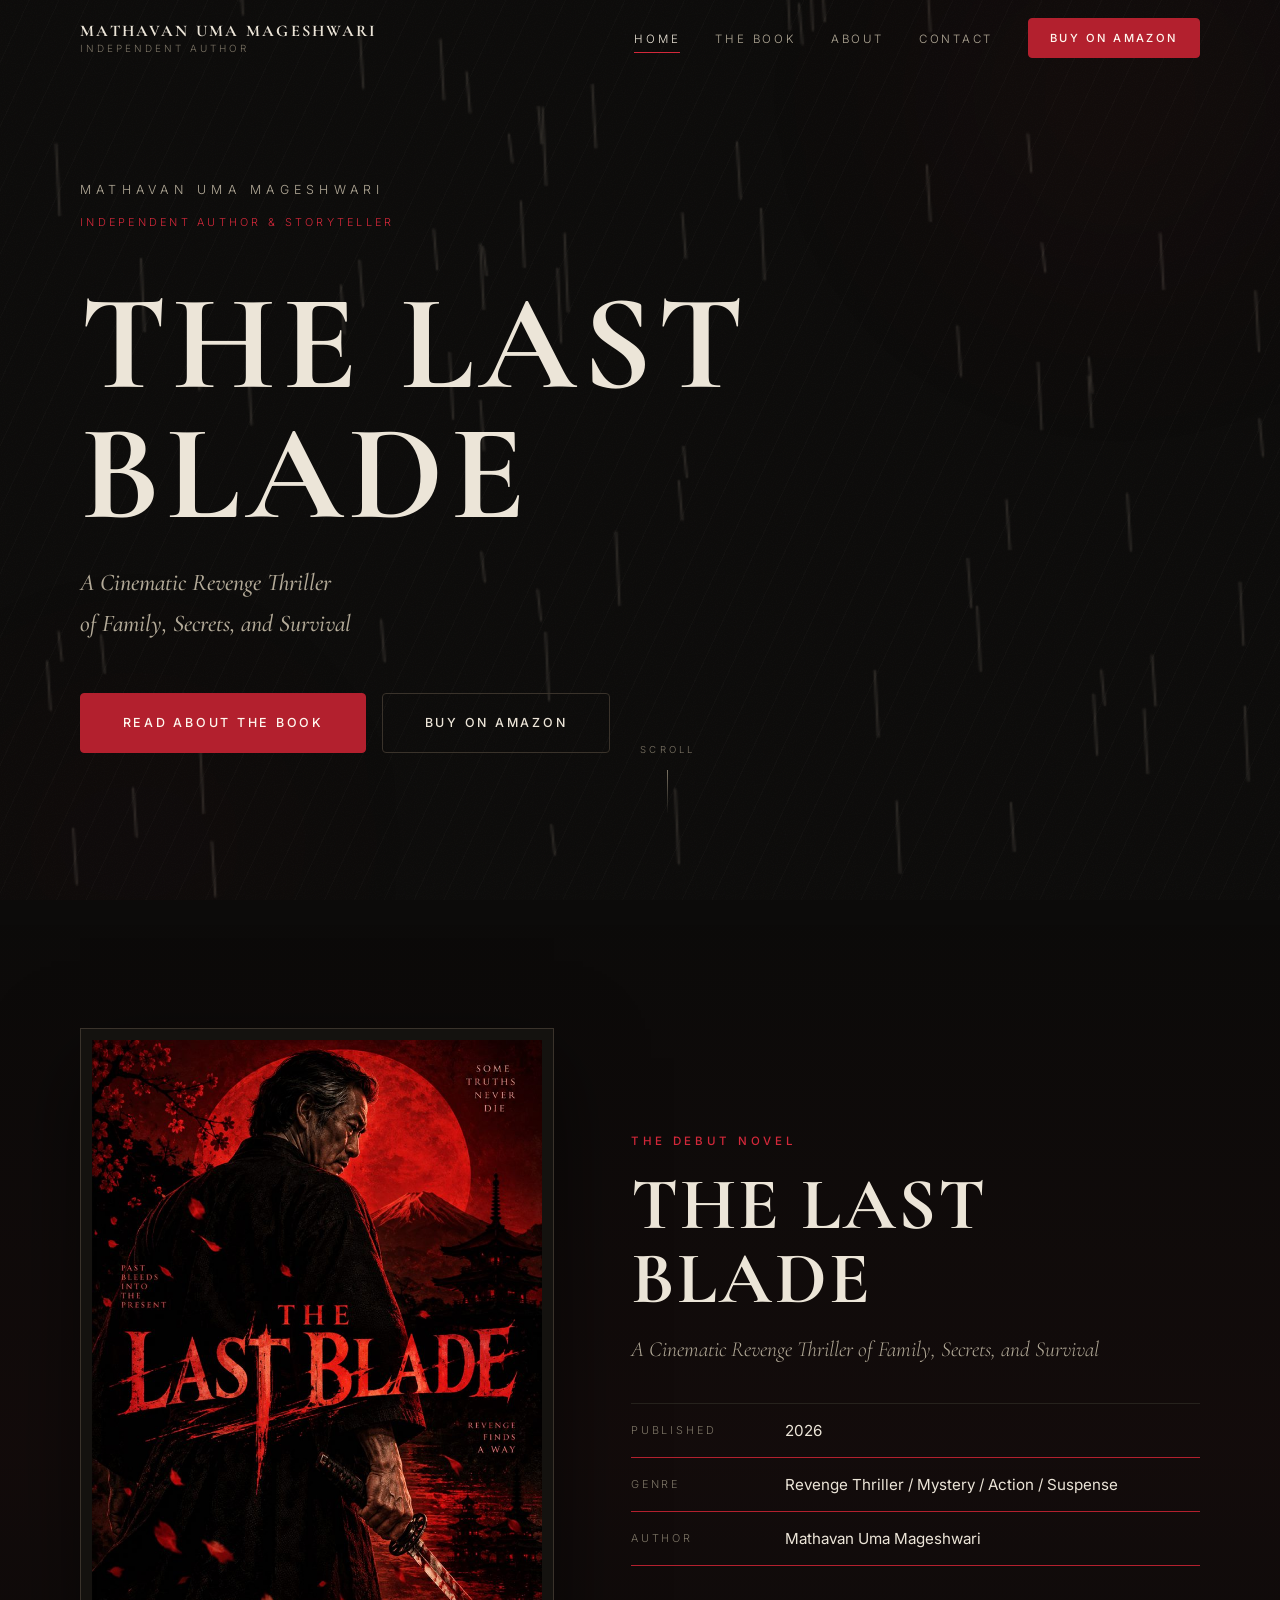
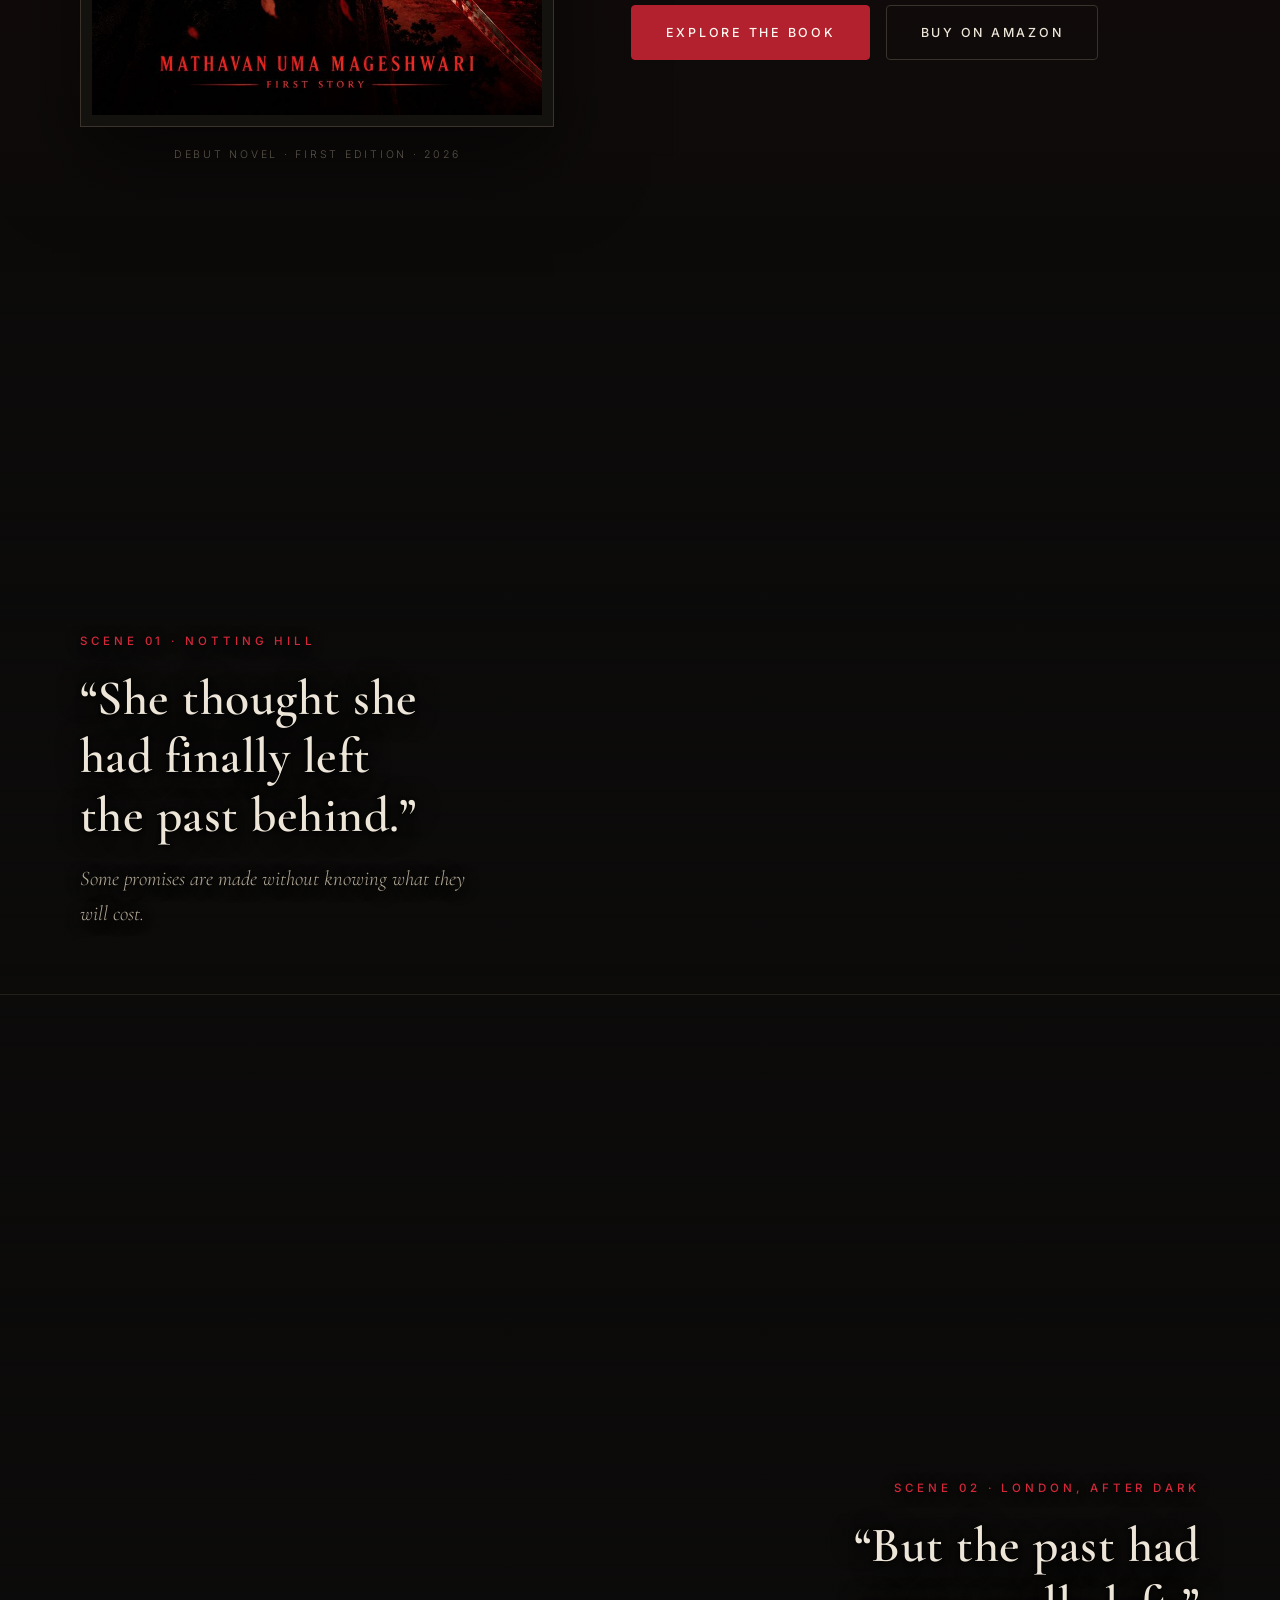
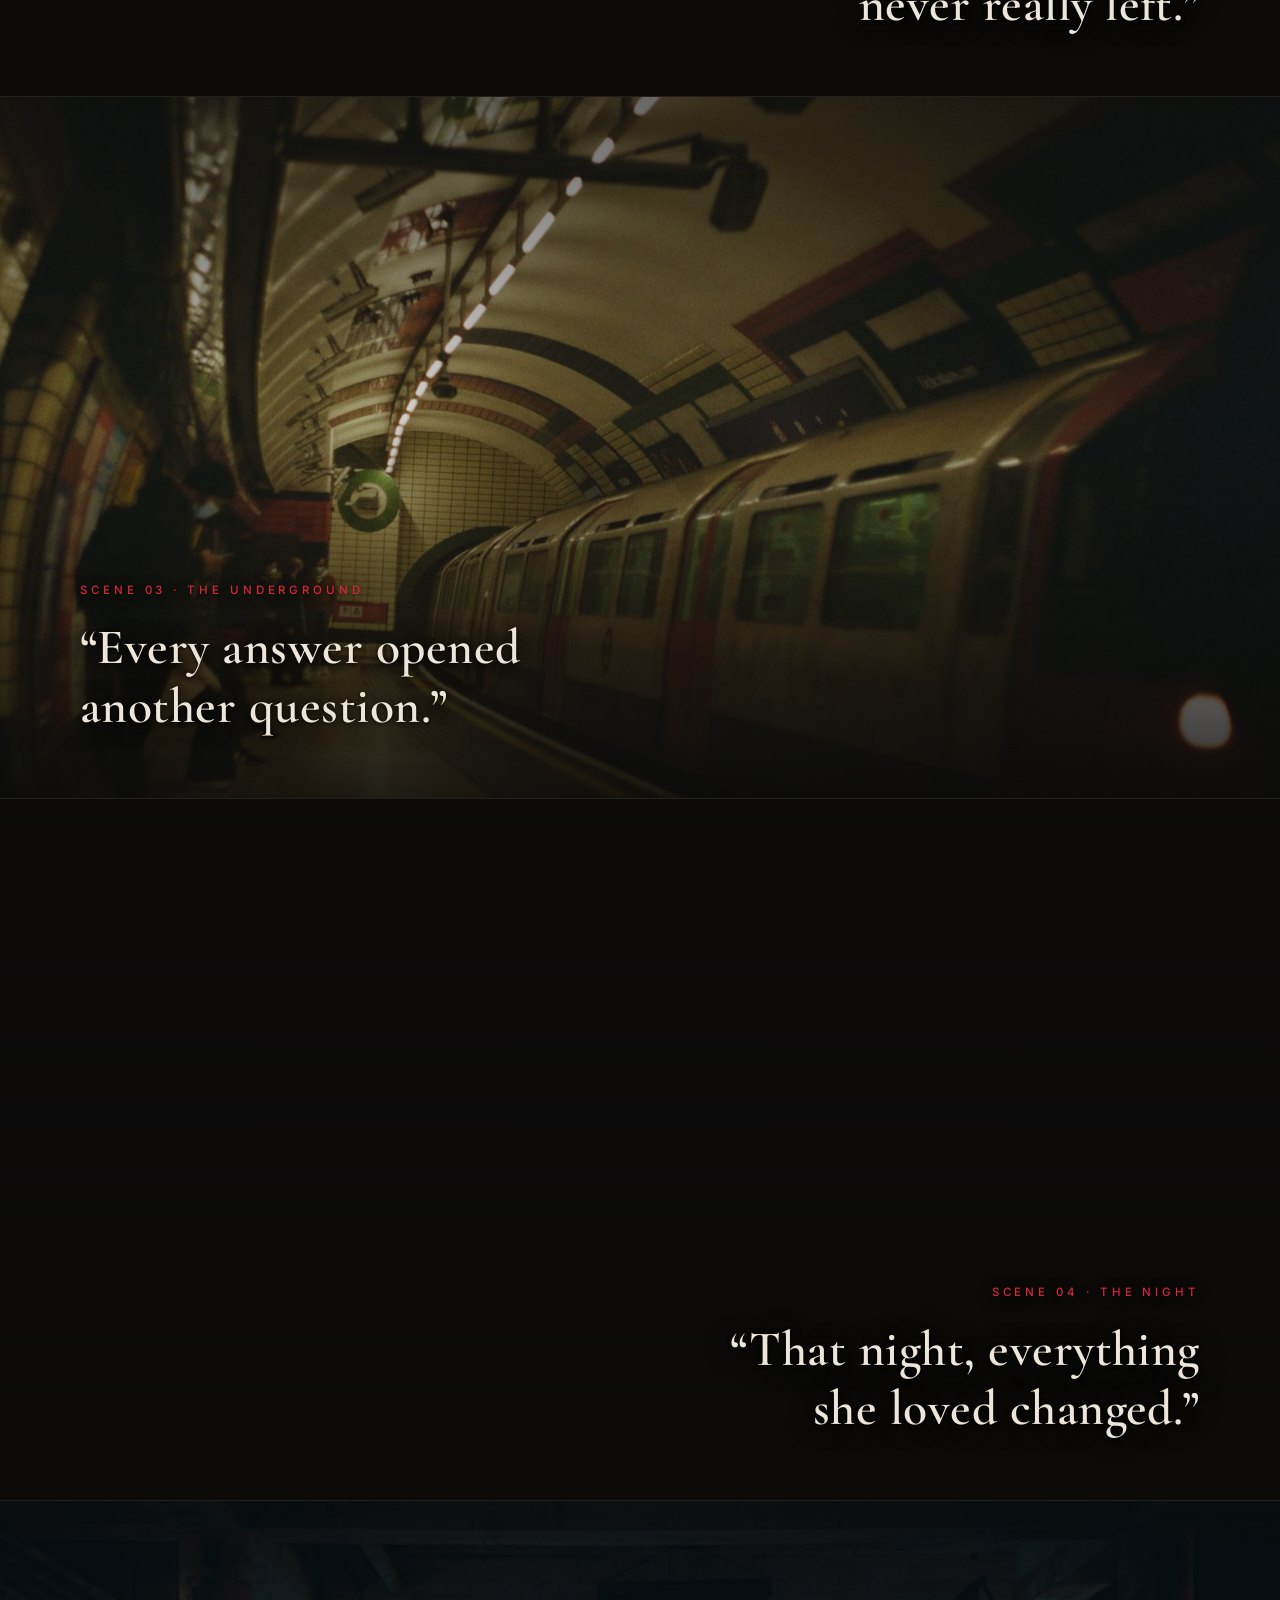
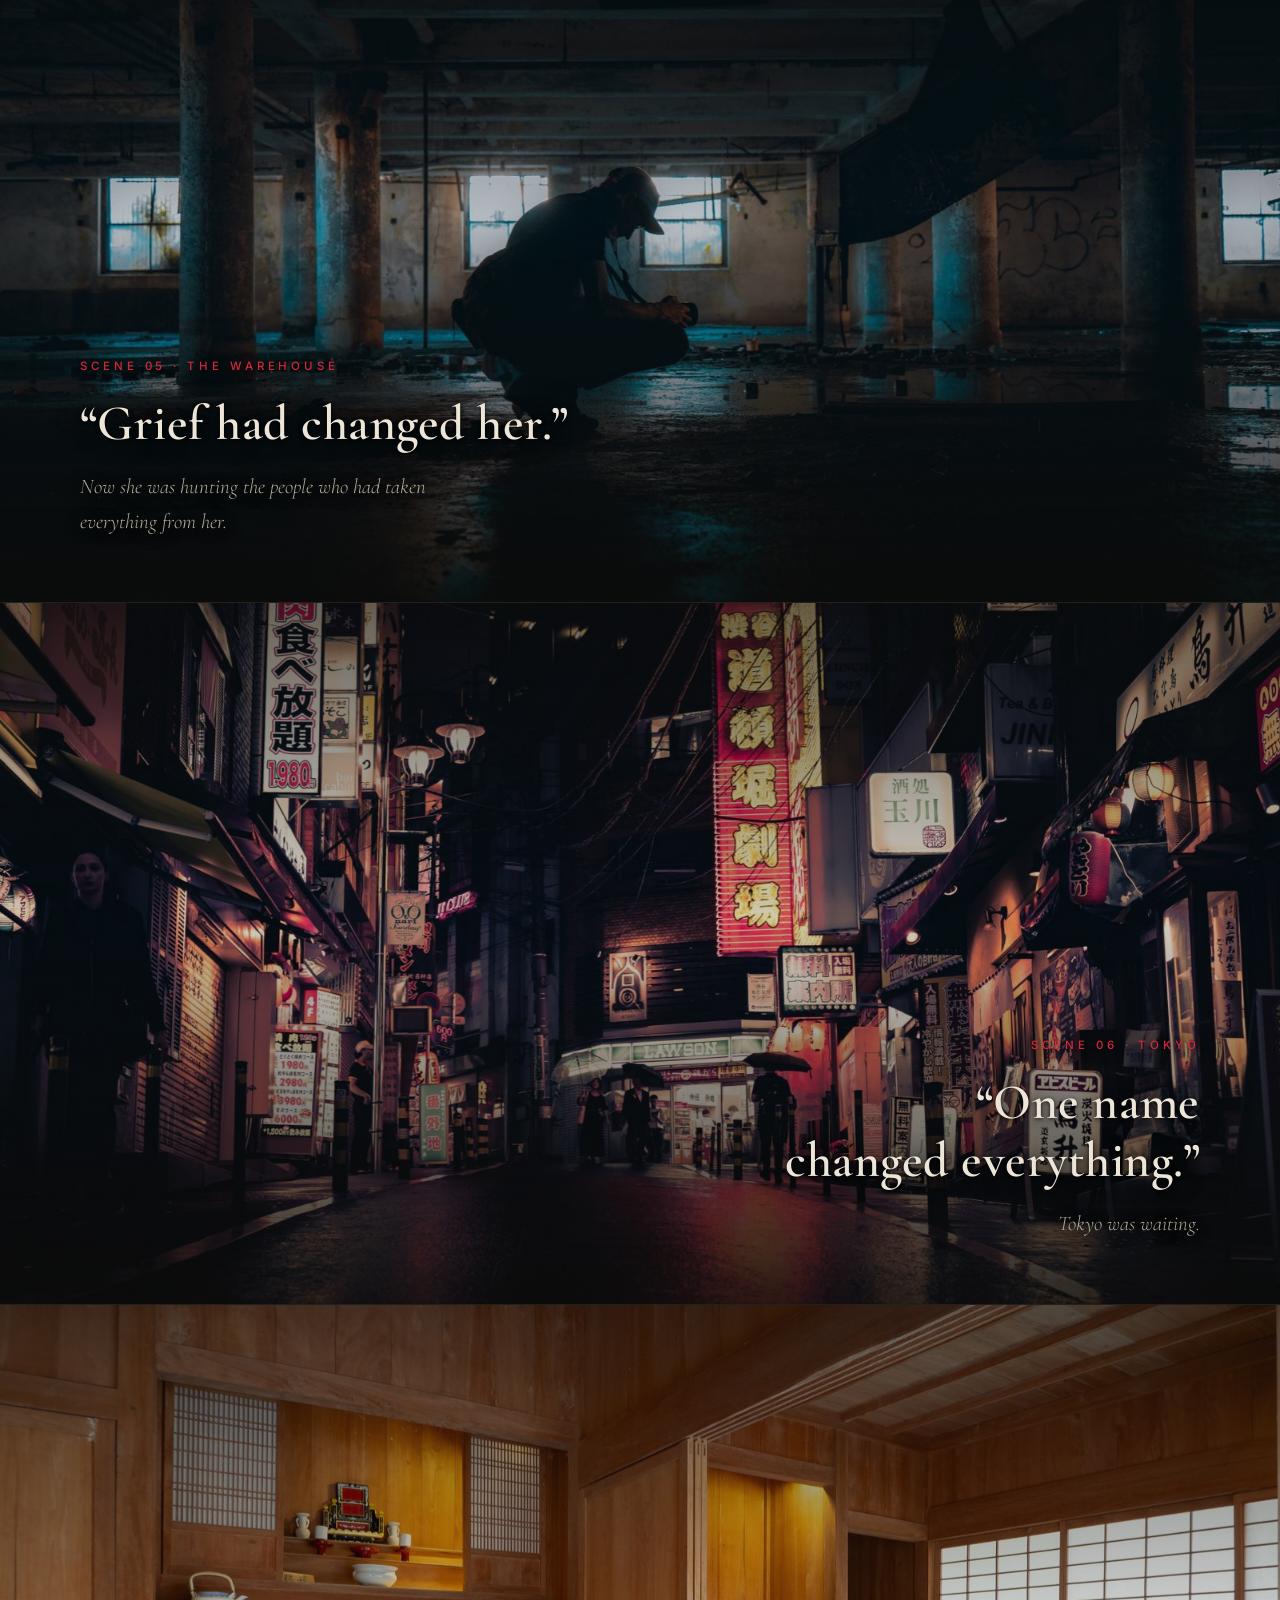
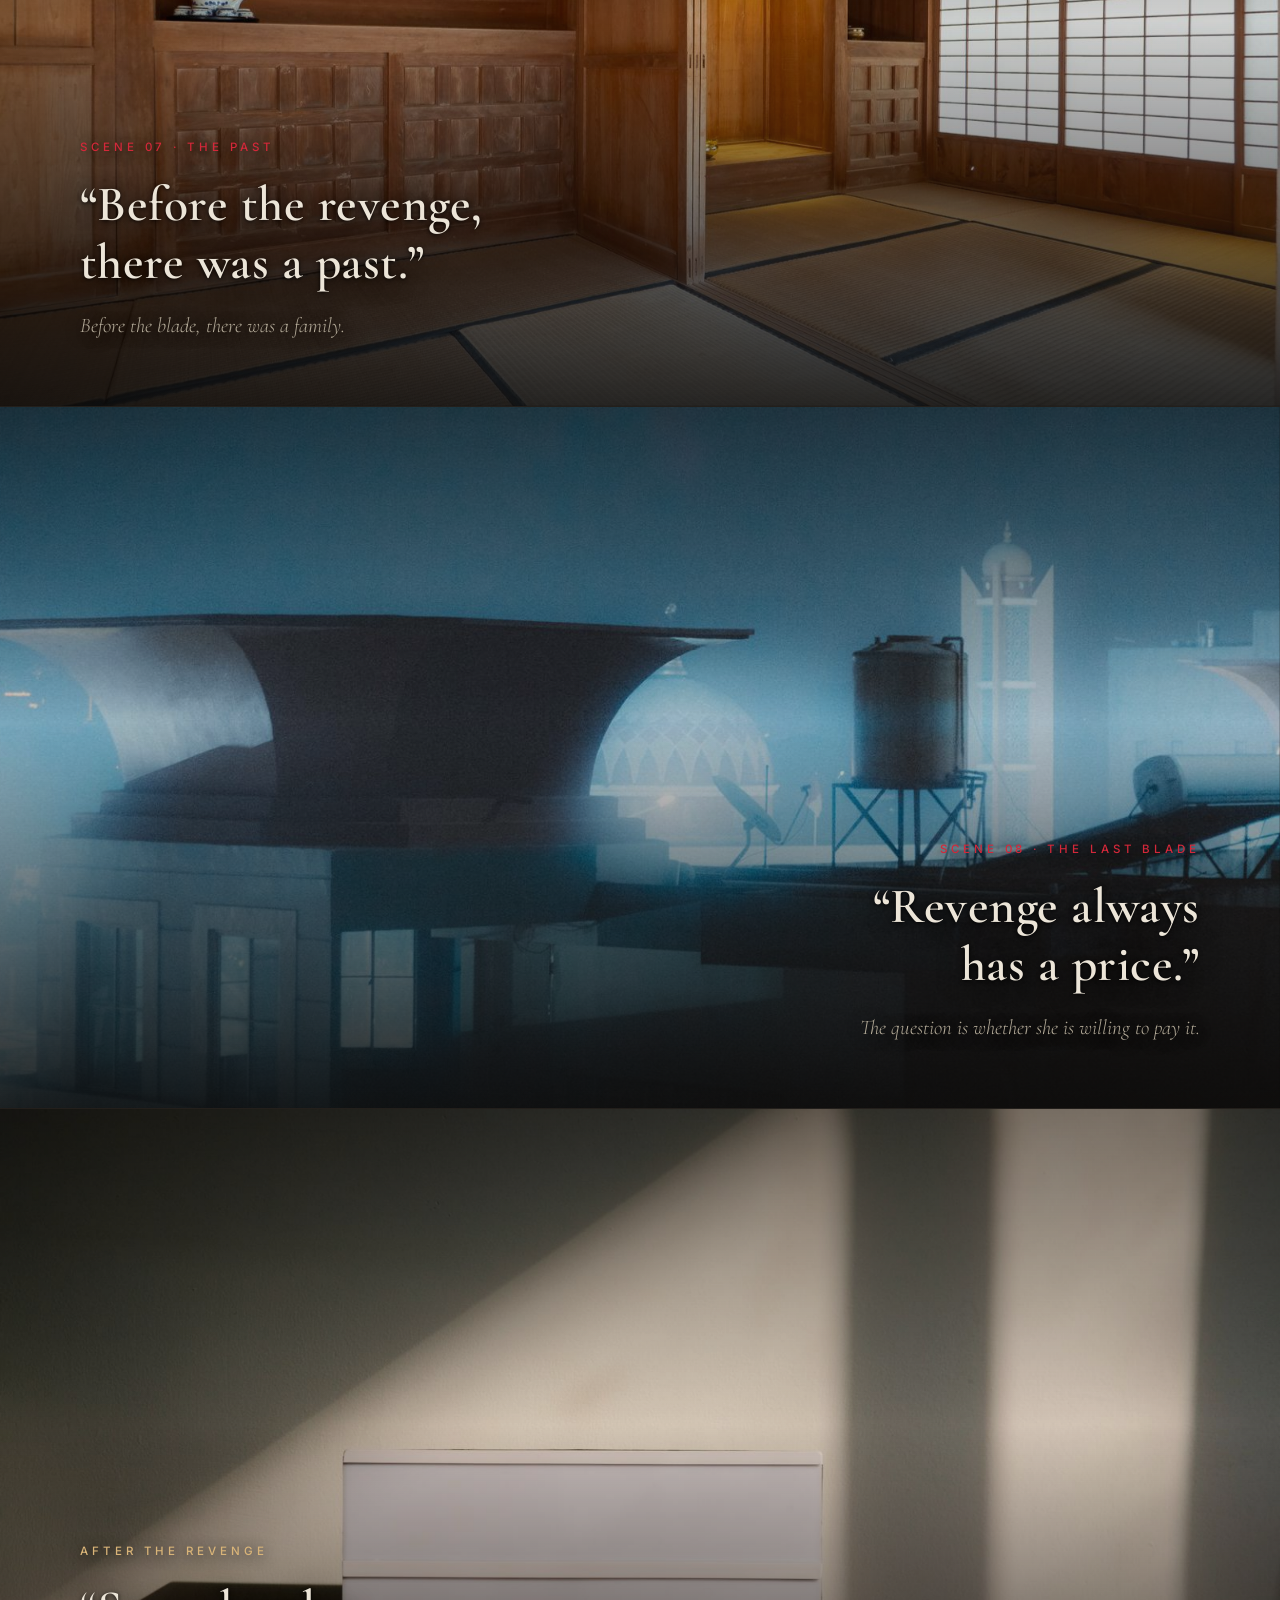
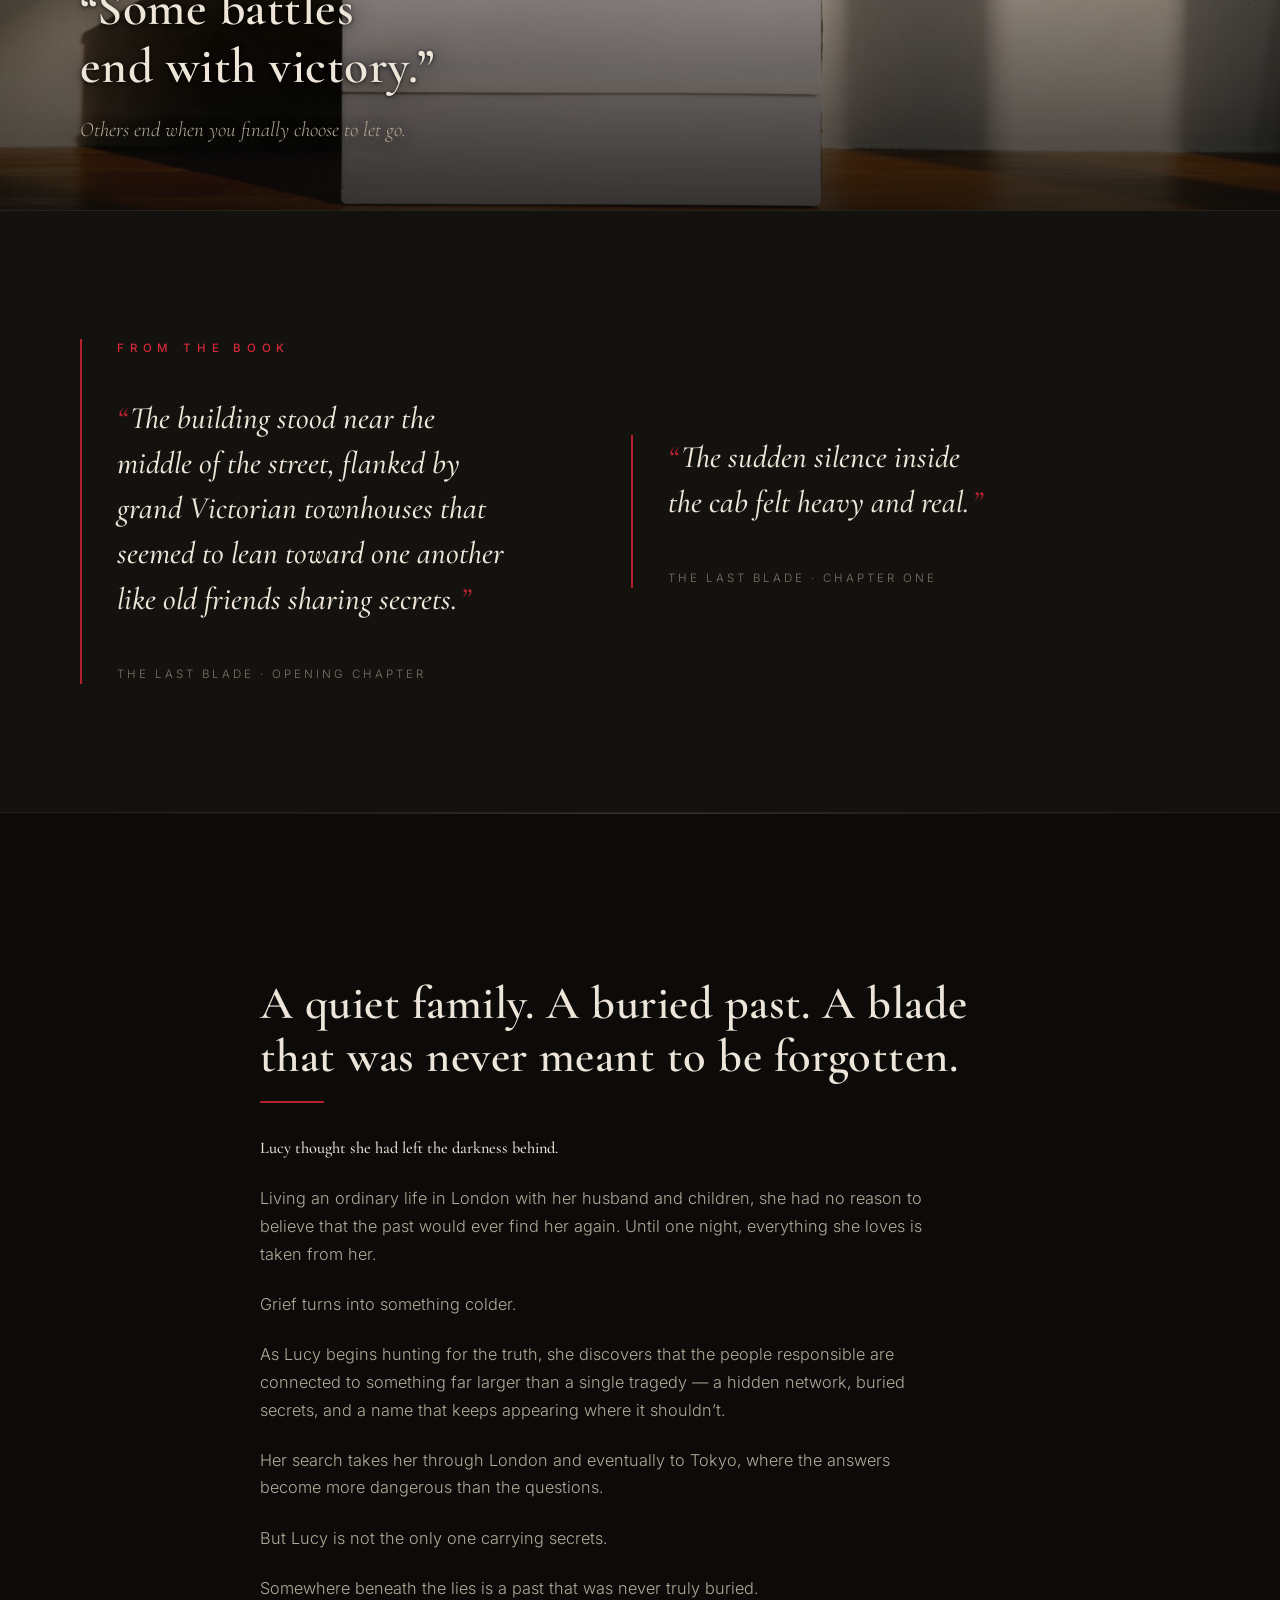
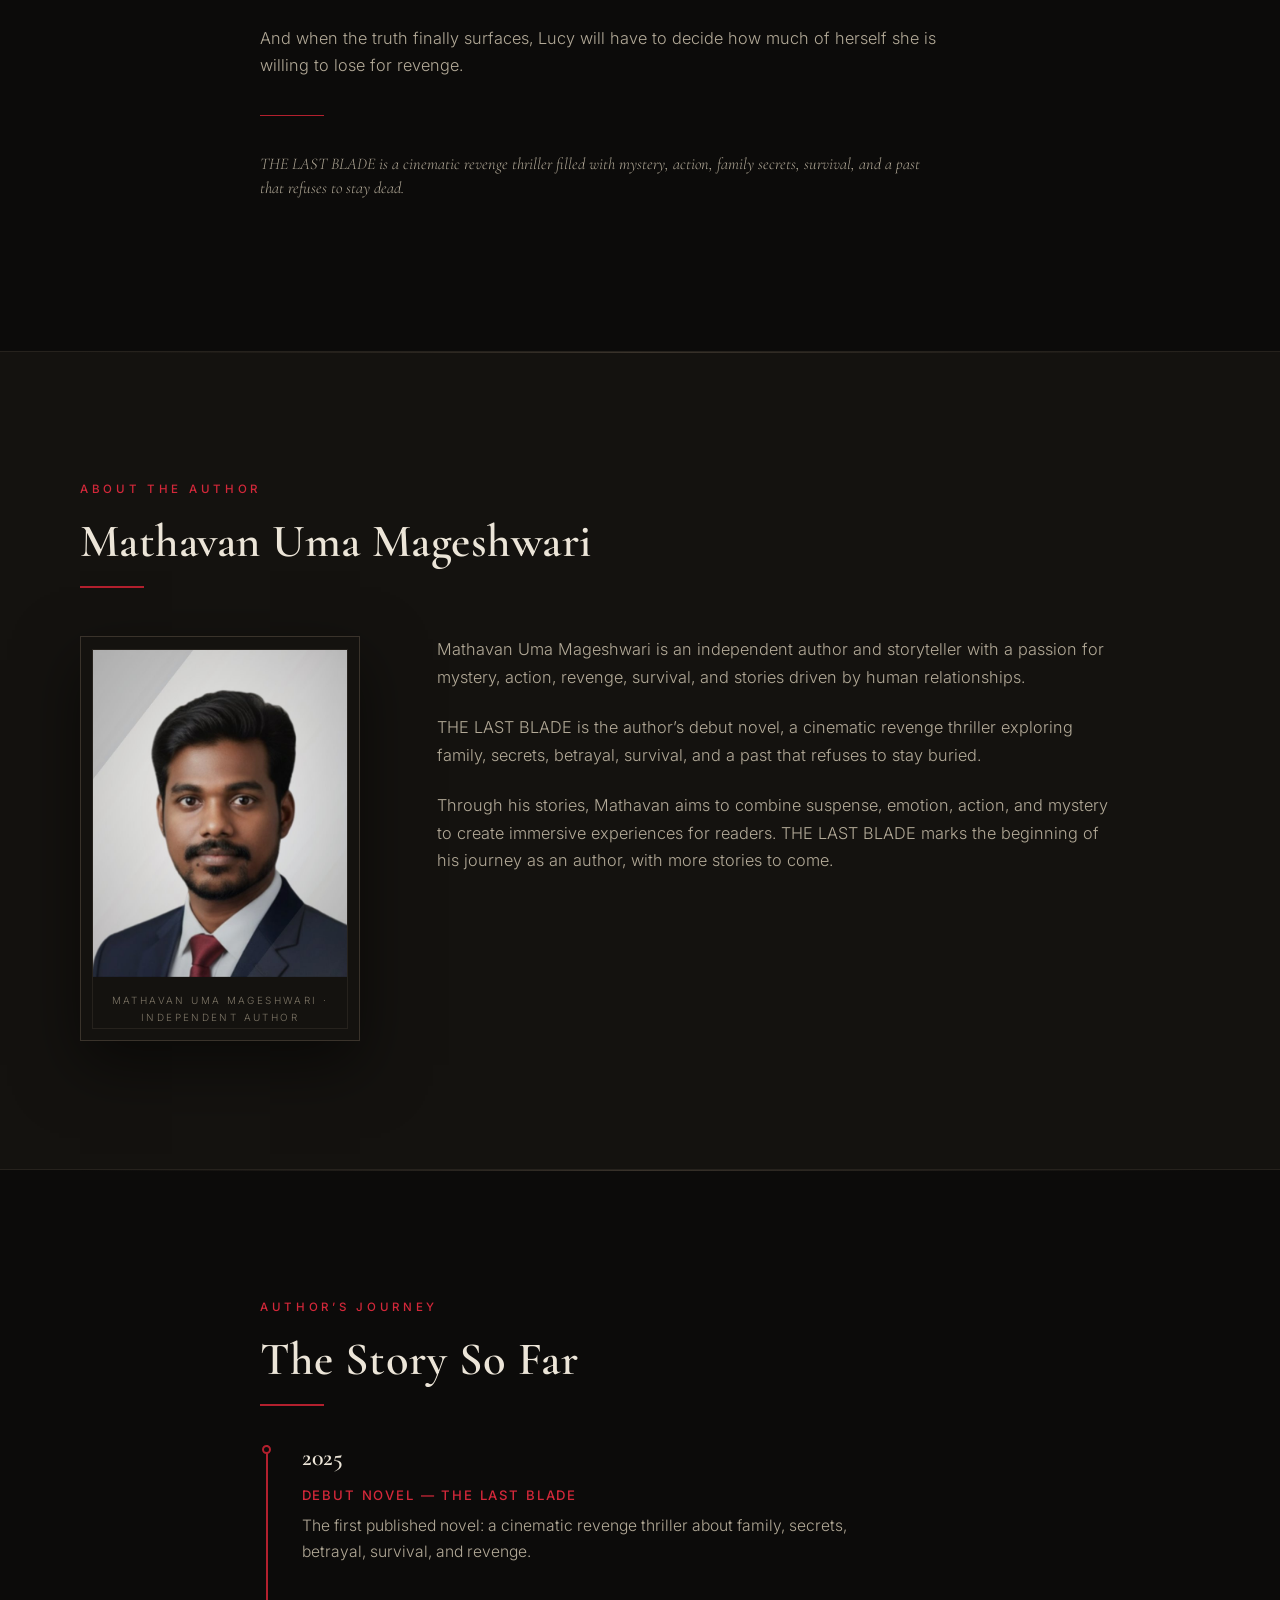
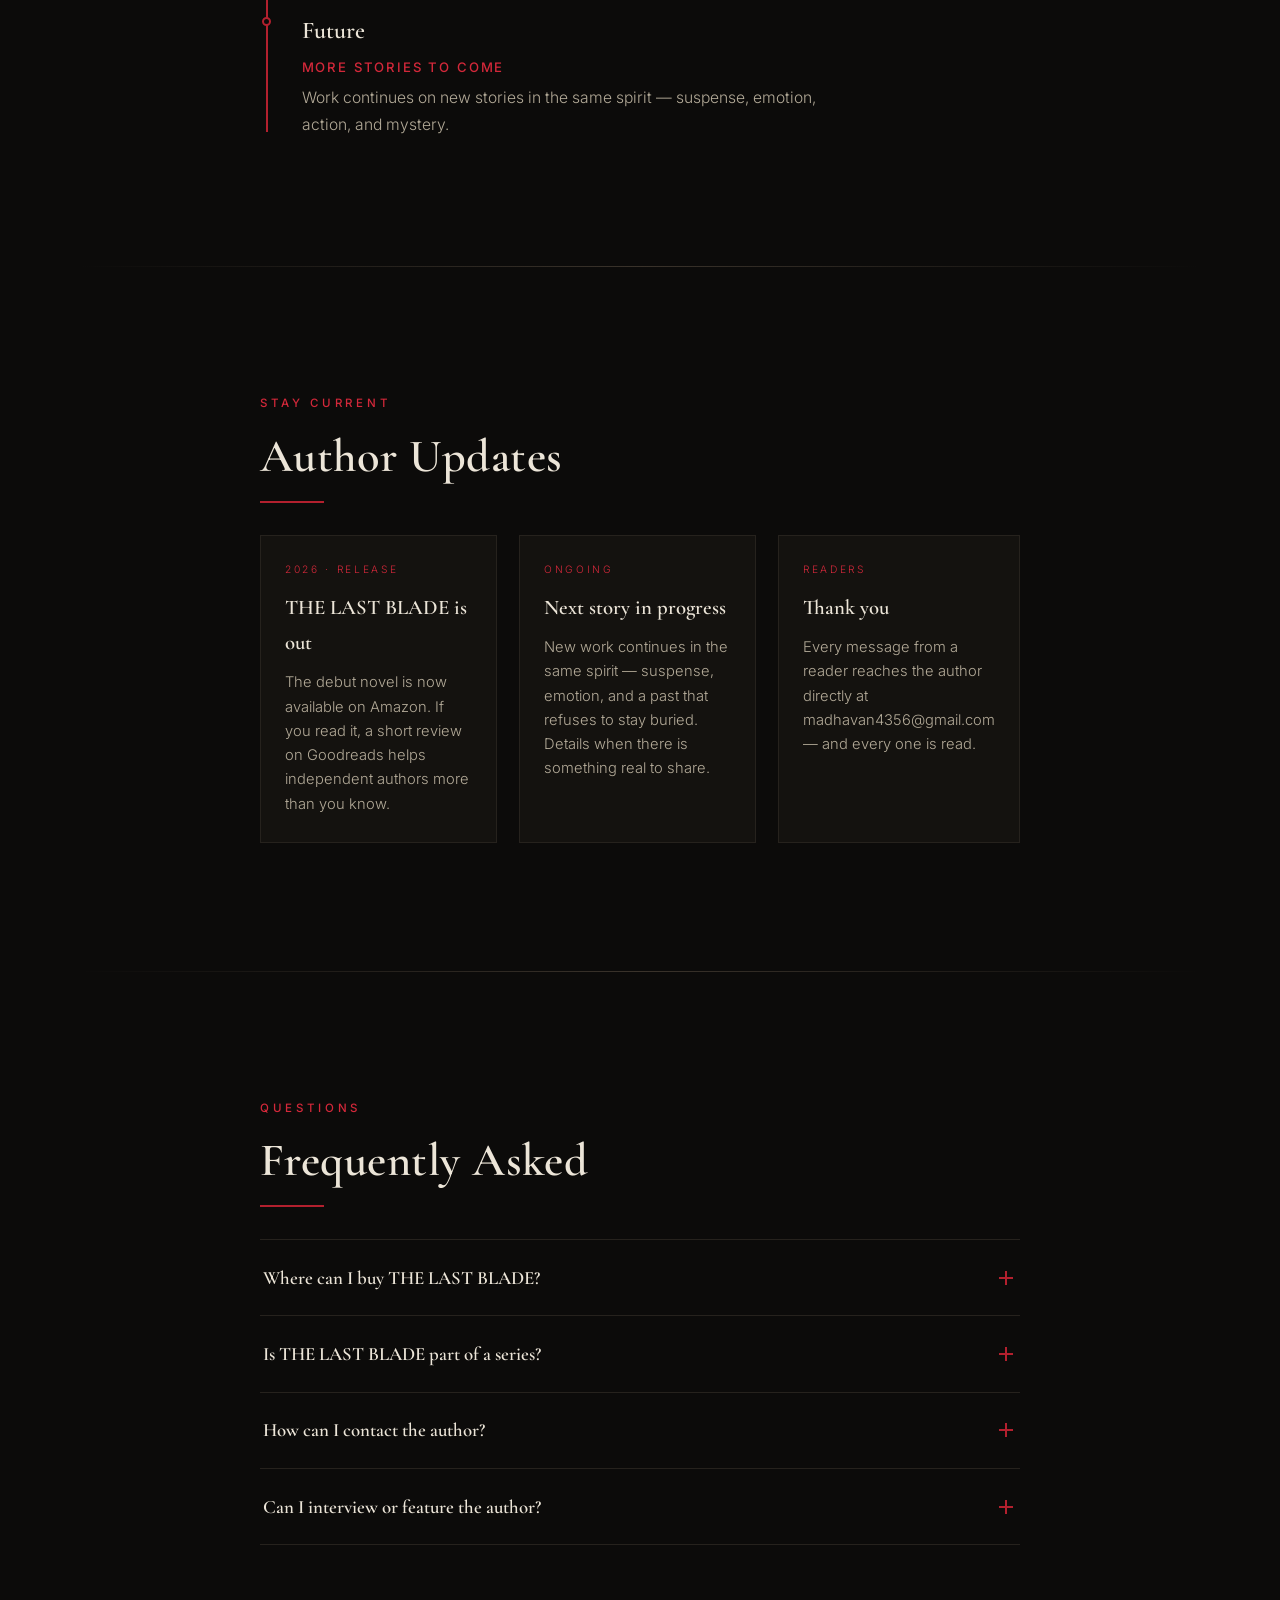
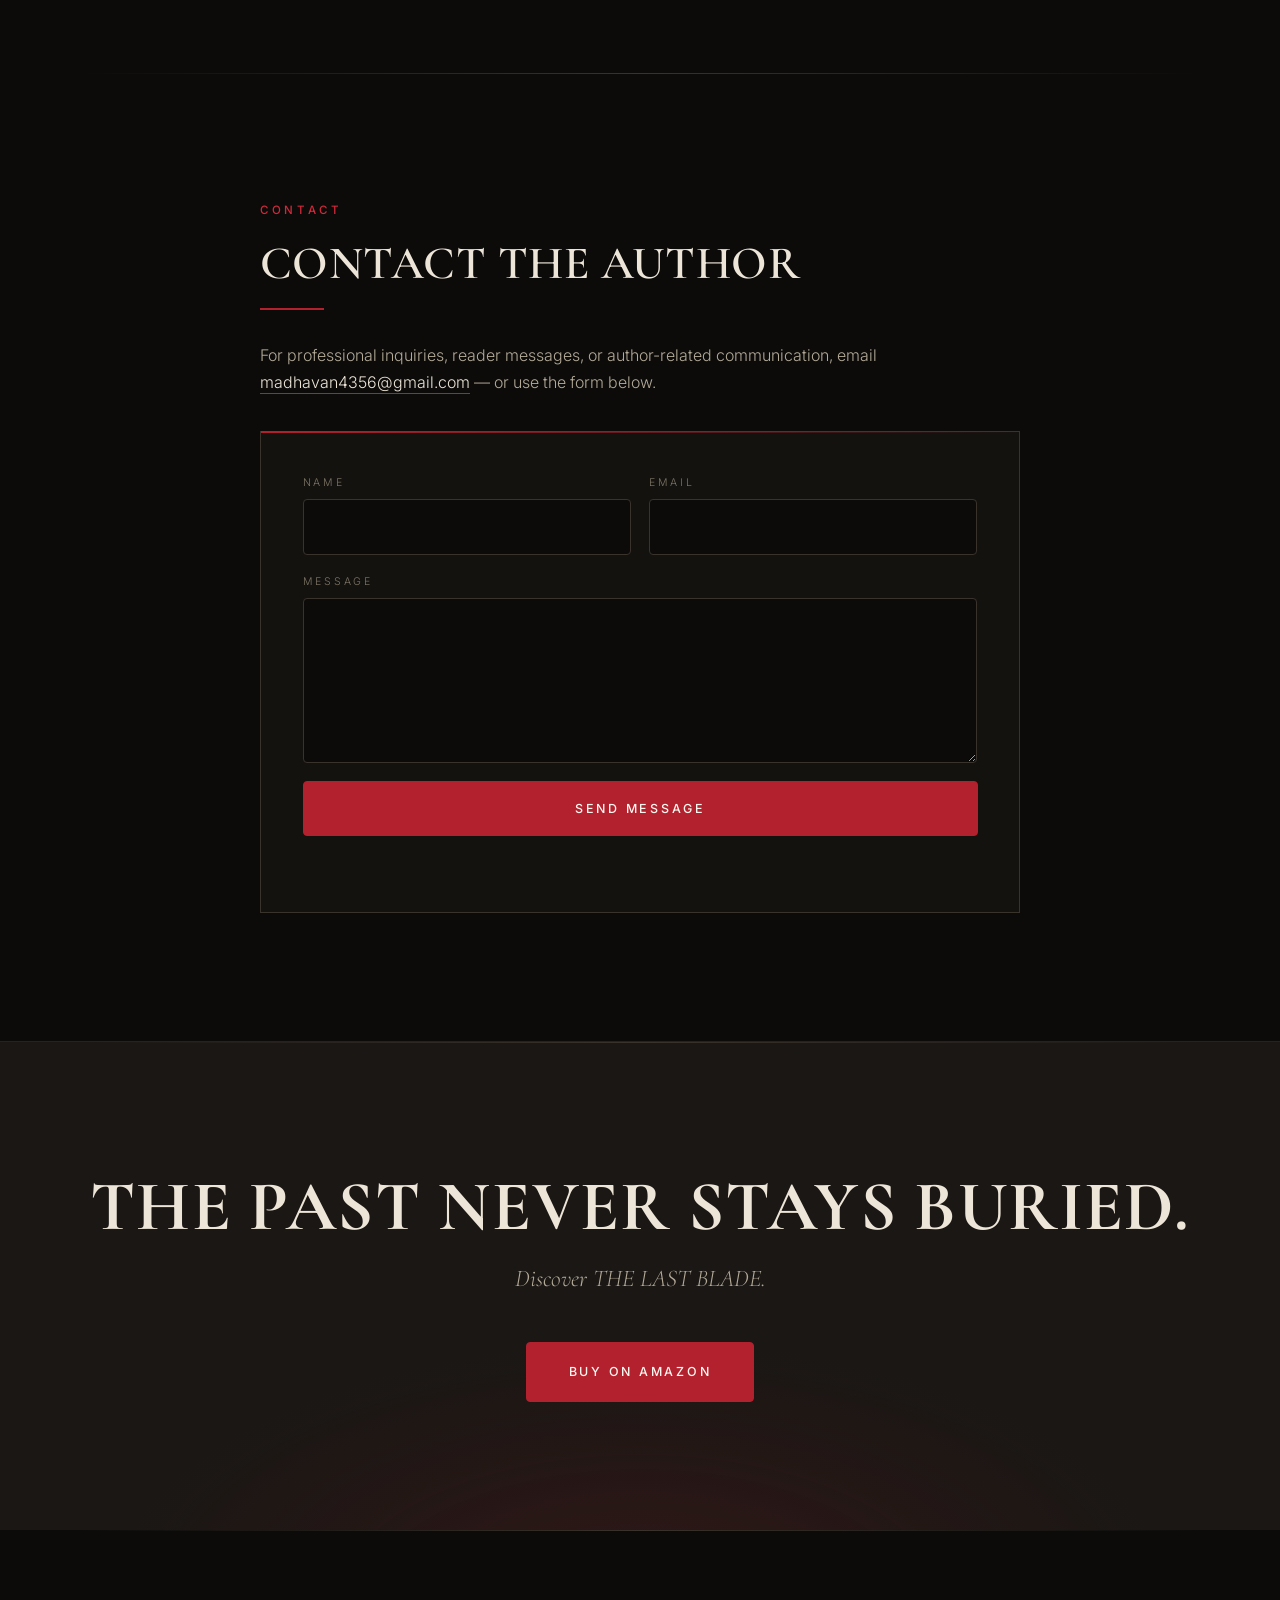
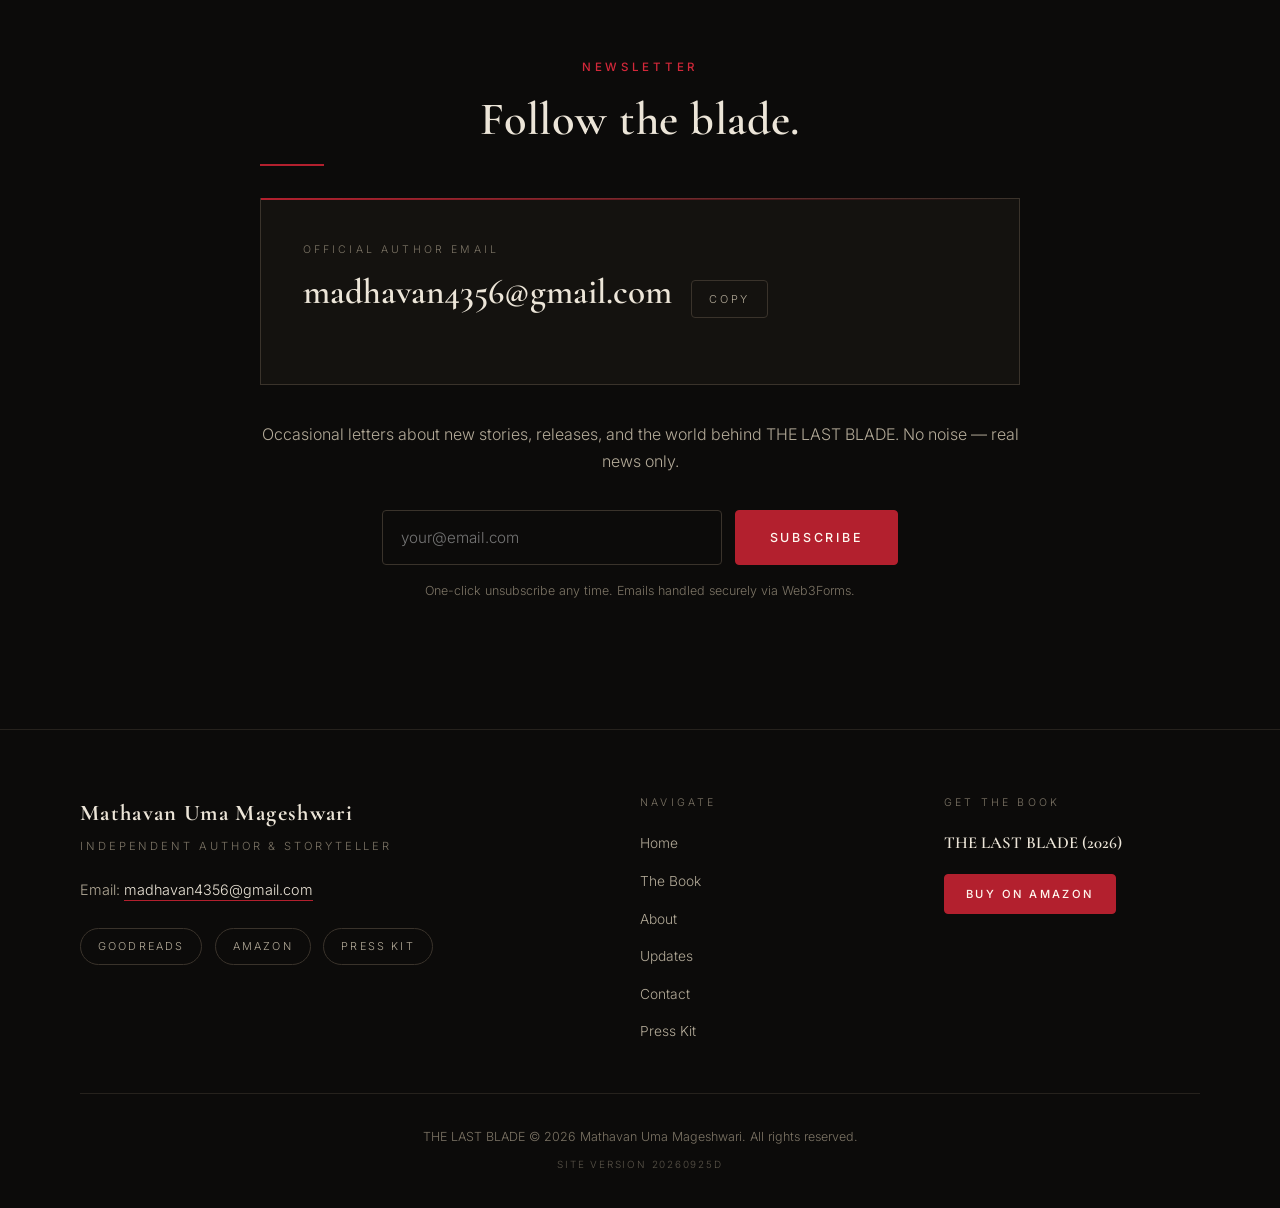
<file: index.html>
<!DOCTYPE html>
<html lang="en" class="no-js">
<head>
  <meta charset="UTF-8" />
  <meta name="viewport" content="width=device-width, initial-scale=1.0" />

  <!-- Primary SEO -->
  <title>Mathavan Uma Mageshwari | Independent Author | THE LAST BLADE</title>
  <meta name="description" content="Official website of Mathavan Uma Mageshwari, independent author of THE LAST BLADE, a cinematic revenge thriller about family, secrets, betrayal, survival, and revenge." />
  <meta name="author" content="Mathavan Uma Mageshwari" />
  <meta name="robots" content="index, follow" />
  <meta name="theme-color" content="#0c0b0a" />
  <link rel="canonical" href="https://mathavanumamageshwari.com/" />

  <!-- Open Graph -->
  <meta property="og:type" content="website" />
  <meta property="og:site_name" content="Mathavan Uma Mageshwari — Official Author Website" />
  <meta property="og:title" content="Mathavan Uma Mageshwari | Independent Author | THE LAST BLADE" />
  <meta property="og:description" content="Official website of Mathavan Uma Mageshwari, independent author of THE LAST BLADE, a cinematic revenge thriller about family, secrets, betrayal, survival, and revenge." />
  <meta property="og:url" content="https://mathavanumamageshwari.com/" />
  <meta property="og:image" content="https://mathavanumamageshwari.com/assets/og-image.jpg" />
  <meta property="og:image:width" content="1200" />
  <meta property="og:image:height" content="630" />
  <meta property="og:image:alt" content="THE LAST BLADE — a cinematic revenge thriller by Mathavan Uma Mageshwari" />
  <meta property="og:locale" content="en_US" />

  <!-- Twitter -->
  <meta name="twitter:card" content="summary_large_image" />
  <meta name="twitter:title" content="Mathavan Uma Mageshwari | Independent Author | THE LAST BLADE" />
  <meta name="twitter:description" content="Official website of Mathavan Uma Mageshwari, independent author of THE LAST BLADE, a cinematic revenge thriller about family, secrets, betrayal, survival, and revenge." />
  <meta name="twitter:image" content="https://mathavanumamageshwari.com/assets/og-image.jpg" />

  <!-- Favicon support -->
  <link rel="icon" type="image/svg+xml" href="assets/favicon.svg" />
  <link rel="apple-touch-icon" href="assets/apple-touch-icon.svg" />
  <link rel="preload" as="image" href="assets/book-cover.jpg" />

  <!-- Fonts -->
  <link rel="preconnect" href="https://fonts.googleapis.com" />
  <link rel="preconnect" href="https://fonts.gstatic.com" crossorigin />
  <link rel="stylesheet" href="https://fonts.googleapis.com/css2?family=Cormorant+Garamond:ital,wght@0,400;0,500;0,600;0,700;1,400;1,500&amp;family=Inter:wght@300;400;500;600&amp;display=swap" />

  <link rel="stylesheet" href="css/styles.css?v=20260925d" />

  <!-- Structured data -->
  <script type="application/ld+json">
  {
    "@context": "https://schema.org",
    "@graph": [
      {
        "@type": "WebSite",
        "name": "Mathavan Uma Mageshwari — Official Author Website",
        "url": "https://mathavanumamageshwari.com/"
      },
      {
        "@type": "Person",
        "@id": "author",
        "name": "Mathavan Uma Mageshwari",
        "jobTitle": "Independent Author & Storyteller",
        "email": "mailto:madhavan4356@gmail.com",
        "homeLocation": { "addressCountry": "IN" },
        "url": "https://mathavanumamageshwari.com/"
      },
      {
        "@type": "Book",
        "name": "THE LAST BLADE",
        "alternateName": "The Last Blade",
        "author": { "@id": "author" },
        "bookFormat": "https://schema.org/EBook",
        "inLanguage": "en",
        "datePublished": "2026",
        "description": "A cinematic revenge thriller about family, secrets, betrayal, survival, and a past that refuses to stay buried. When everything Lucy loves is taken from her, grief turns into something colder — and her search for the truth leads from London to Tokyo.",
        "url": "https://mathavanumamageshwari.com/#book",
        "sameAs": "https://amzn.in/d/0e9SRNmb"
      }
    ]
  }
  </script>
</head>
<body>
  <a class="skip-link" href="#main">Skip to main content</a>
  <div class="progress-bar" aria-hidden="true"><span class="progress-bar__glow"></span></div>
  <div class="intro" id="intro" aria-hidden="true">
    <div class="intro__inner">
      <span class="intro__mark">THE LAST BLADE</span>
      <span class="intro__rule"></span>
    </div>
  </div>

  <!-- ================= HEADER ================= -->
  <header class="site-header" id="top">
    <nav class="nav container" aria-label="Primary navigation">
      <a class="nav__brand" href="#top">
        <span class="nav__brand-name">MATHAVAN UMA MAGESHWARI</span>
        <span class="nav__brand-role">Independent Author</span>
      </a>

      <button class="nav__toggle" aria-label="Toggle navigation menu" aria-expanded="false" aria-controls="nav-menu">
        <span class="nav__toggle-bar"></span>
        <span class="nav__toggle-bar"></span>
        <span class="nav__toggle-bar"></span>
      </button>

      <ul class="nav__menu" id="nav-menu">
        <li><a class="nav__link" href="#top">Home</a></li>
        <li><a class="nav__link" href="#book">The Book</a></li>
        <li><a class="nav__link" href="#about">About</a></li>
        <li><a class="nav__link" href="#contact">Contact</a></li>
        <li class="nav__cta-item">
          <a class="btn btn--sm btn--primary nav__cta" href="https://amzn.in/d/0e9SRNmb" target="_blank" rel="noopener noreferrer">Buy on Amazon</a>
        </li>
      </ul>
    </nav>
  </header>

  <main id="main">
    <!-- ================= 1. HERO ================= -->
    <section class="hero" id="home" aria-label="Introduction">
      <div class="hero__backdrop" aria-hidden="true">
        <span class="hero__glow hero__glow--one" data-parallax="0.12"></span>
        <span class="hero__glow hero__glow--two" data-parallax="-0.06"></span>
        <span class="hero__grain"></span>
        <span class="hero__rain" data-rain></span>
        <span class="hero__rain-canvas-wrap" aria-hidden="true"><canvas class="hero__rain-canvas" data-rain-canvas width="320" height="180"></canvas></span>
      </div>

      <div class="hero__content container">
        <p class="hero__author reveal">MATHAVAN UMA MAGESHWARI</p>
        <p class="hero__role reveal">Independent Author &amp; Storyteller</p>
        <h1 class="hero__title reveal">THE LAST BLADE</h1>
        <p class="hero__subtitle reveal">A Cinematic Revenge Thriller of Family, Secrets, and Survival</p>
        <div class="hero__actions reveal">
          <a class="btn btn--primary btn--lg" href="#about-book">Read About the Book</a>
          <a class="btn btn--ghost btn--lg" href="https://amzn.in/d/0e9SRNmb" target="_blank" rel="noopener noreferrer">Buy on Amazon</a>
        </div>
        <button class="hero__scroll" type="button" aria-label="Scroll down to the book section">
          <span class="hero__scroll-text">Scroll</span>
          <span class="hero__scroll-line"></span>
        </button>
      </div>
    </section>

    <!-- ================= 2. BOOK ================= -->
    <section class="section book" id="book" aria-labelledby="book-title">
      <div class="container">
        <div class="book__layout">
          <div class="book__cover-col reveal">
            <div class="book__cover-frame">
              <img
                src="assets/book-cover.jpg"
                alt="Official book cover of THE LAST BLADE by Mathavan Uma Mageshwari"
                class="book__cover"
                width="800"
                height="1200"
                loading="eager"
                decoding="async" />
            </div>
            <p class="book__cover-caption">Debut Novel · First Edition · 2026</p>
          </div>

          <div class="book__info">
            <p class="eyebrow reveal">The Debut Novel</p>
            <h2 class="book__title reveal" id="book-title">THE LAST BLADE</h2>
            <p class="book__subtitle reveal">A Cinematic Revenge Thriller of Family, Secrets, and Survival</p>

            <dl class="book__meta reveal">
              <div class="book__meta-row">
                <dt>Published</dt>
                <dd>2026</dd>
              </div>
              <div class="book__meta-row">
                <dt>Genre</dt>
                <dd>Revenge Thriller / Mystery / Action / Suspense</dd>
              </div>
              <div class="book__meta-row">
                <dt>Author</dt>
                <dd>Mathavan Uma Mageshwari</dd>
              </div>
            </dl>

            <div class="book__actions reveal">
              <a class="btn btn--primary" href="#about-book">Explore the Book</a>
              <a class="btn btn--ghost" href="https://amzn.in/d/0e9SRNmb" target="_blank" rel="noopener noreferrer">Buy on Amazon</a>
            </div>
          </div>
        </div>
      </div>
    </section>

    <!-- ================= 2.2 CINEMATIC STORY SEQUENCE ================= -->
    <div class="story" aria-label="Scenes from the novel">

      <section class="scene" aria-labelledby="scene-1-title">
        <div class="scene__media">
          <img class="scene__img" src="assets/scene-01-house.jpg" alt="A family arriving at their Notting Hill home at dusk, warm light in the windows" loading="lazy" decoding="async" />
          <div class="scene__shade"></div>
        </div>
        <div class="scene__text">
          <p class="scene__chapter reveal">Scene 01 · Notting Hill</p>
          <h2 class="scene__quote reveal" id="scene-1-title">&ldquo;She thought she had finally left the past behind.&rdquo;</h2>
          <p class="scene__sub reveal">Some promises are made without knowing what they will cost.</p>
        </div>
      </section>

      <section class="scene" aria-labelledby="scene-2-title">
        <div class="scene__media">
          <img class="scene__img" src="assets/scene-02-rain.jpg" alt="Lucy beneath a street lamp on a rainy London night, a figure watching from the dark" loading="lazy" decoding="async" />
          <div class="scene__shade"></div>
        </div>
        <div class="scene__text">
          <p class="scene__chapter reveal">Scene 02 · London, After Dark</p>
          <h2 class="scene__quote reveal" id="scene-2-title">&ldquo;But the past had never really left.&rdquo;</h2>
        </div>
      </section>

      <section class="scene" aria-labelledby="scene-3-title">
        <div class="scene__media">
          <img class="scene__img" src="assets/scene-03-station.jpg" alt="An underground platform where a stranger disappears into a moving crowd" loading="lazy" decoding="async" />
          <div class="scene__shade"></div>
        </div>
        <div class="scene__text">
          <p class="scene__chapter reveal">Scene 03 · The Underground</p>
          <h2 class="scene__quote reveal" id="scene-3-title">&ldquo;Every answer opened another question.&rdquo;</h2>
        </div>
      </section>

      <section class="scene" aria-labelledby="scene-4-title">
        <div class="scene__media">
          <img class="scene__img" src="assets/scene-04-night.jpg" alt="A house lit from within by firelight, smoke rising, a lone figure in the street" loading="lazy" decoding="async" />
          <div class="scene__shade"></div>
        </div>
        <div class="scene__text">
          <p class="scene__chapter reveal">Scene 04 · The Night</p>
          <h2 class="scene__quote reveal" id="scene-4-title">&ldquo;That night, everything she loved changed.&rdquo;</h2>
        </div>
      </section>

      <section class="scene" aria-labelledby="scene-5-title">
        <div class="scene__media">
          <img class="scene__img" src="assets/scene-05-warehouse.jpg" alt="In a dust-filled warehouse, a lone figure with a blade faces shadowed opponents" loading="lazy" decoding="async" />
          <div class="scene__shade"></div>
        </div>
        <div class="scene__text">
          <p class="scene__chapter reveal">Scene 05 · The Warehouse</p>
          <h2 class="scene__quote reveal" id="scene-5-title">&ldquo;Grief had changed her.&rdquo;</h2>
          <p class="scene__sub reveal">Now she was hunting the people who had taken everything from her.</p>
        </div>
      </section>

      <section class="scene" aria-labelledby="scene-6-title">
        <div class="scene__media">
          <img class="scene__img" src="assets/scene-06-tokyo.jpg" alt="A neon-lit Tokyo street in the rain, a stranger waiting in the distance" loading="lazy" decoding="async" />
          <div class="scene__shade"></div>
        </div>
        <div class="scene__text">
          <p class="scene__chapter reveal">Scene 06 · Tokyo</p>
          <h2 class="scene__quote reveal" id="scene-6-title">&ldquo;One name changed everything.&rdquo;</h2>
          <p class="scene__sub reveal">Tokyo was waiting.</p>
        </div>
      </section>

      <section class="scene" aria-labelledby="scene-7-title">
        <div class="scene__media">
          <img class="scene__img" src="assets/scene-07-past.jpg" alt="A warm wooden dojo from memory, a teacher seated, a blade resting in its box" loading="lazy" decoding="async" />
          <div class="scene__shade"></div>
        </div>
        <div class="scene__text">
          <p class="scene__chapter reveal">Scene 07 · The Past</p>
          <h2 class="scene__quote reveal" id="scene-7-title">&ldquo;Before the revenge, there was a past.&rdquo;</h2>
          <p class="scene__sub reveal">Before the blade, there was a family.</p>
        </div>
      </section>

      <section class="scene" aria-labelledby="scene-8-title">
        <div class="scene__media">
          <img class="scene__img" src="assets/scene-08-final.jpg" alt="Two opposing silhouettes on a rain-swept rooftop, a blade raised between them" loading="lazy" decoding="async" />
          <div class="scene__shade"></div>
        </div>
        <div class="scene__text">
          <p class="scene__chapter reveal">Scene 08 · The Last Blade</p>
          <h2 class="scene__quote reveal" id="scene-8-title">&ldquo;Revenge always has a price.&rdquo;</h2>
          <p class="scene__sub reveal">The question is whether she is willing to pay it.</p>
        </div>
      </section>

      <section class="scene scene--after" aria-labelledby="scene-9-title">
        <div class="scene__media">
          <img class="scene__img" src="assets/scene-09-dawn.jpg" alt="Quiet morning light across a wooden box, a hand resting on its half-open lid" loading="lazy" decoding="async" />
          <div class="scene__shade"></div>
        </div>
        <div class="scene__text">
          <p class="scene__chapter reveal">After the Revenge</p>
          <h2 class="scene__quote reveal" id="scene-9-title">&ldquo;Some battles end with victory.&rdquo;</h2>
          <p class="scene__sub reveal">Others end when you finally choose to let go.</p>
        </div>
      </section>

    </div>

    <!-- ================= 2.5 EXCERPT ================= -->
    <section class="section excerpt" id="excerpt" aria-labelledby="excerpt-title">
      <div class="container">          <div class="excerpt__grid">
          <div class="excerpt__col reveal">
            <p class="eyebrow">From the Book</p>
            <blockquote class="excerpt__quote" id="excerpt-title">The building stood near the middle of the street, flanked by grand Victorian townhouses that seemed to lean toward one another like old friends sharing secrets.</blockquote>
            <p class="excerpt__context">THE LAST BLADE · Opening Chapter</p>
          </div>
          <div class="excerpt__col excerpt__col--second reveal">
            <blockquote class="excerpt__quote">The sudden silence inside the cab felt heavy and real.</blockquote>
            <p class="excerpt__context">THE LAST BLADE · Chapter One</p>
          </div>
        </div>
      </div>
    </section>

    <!-- ================= 3. ABOUT THE BOOK ================= -->
    <section class="section about-book" id="about-book" aria-labelledby="about-book-title">
      <div class="container container--narrow">
        <p class="eyebrow reveal">About the Book</p>
        <h2 class="section-title reveal" id="about-book-title">A quiet family. A buried past. A blade that was never meant to be forgotten.</h2>

        <div class="prose reveal">
          <p class="prose__lead"><strong>Lucy thought she had left the darkness behind.</strong></p>
          <p>Living an ordinary life in London with her husband and children, she had no reason to believe that the past would ever find her again. Until one night, everything she loves is taken from her.</p>
          <p>Grief turns into something colder.</p>
          <p>As Lucy begins hunting for the truth, she discovers that the people responsible are connected to something far larger than a single tragedy — a hidden network, buried secrets, and a name that keeps appearing where it shouldn&rsquo;t.</p>
          <p>Her search takes her through London and eventually to Tokyo, where the answers become more dangerous than the questions.</p>
          <p>But Lucy is not the only one carrying secrets.</p>
          <p>Somewhere beneath the lies is a past that was never truly buried.</p>
          <p>And when the truth finally surfaces, Lucy will have to decide how much of herself she is willing to lose for revenge.</p>
          <hr />
          <p class="prose__closing"><em>THE LAST BLADE is a cinematic revenge thriller filled with mystery, action, family secrets, survival, and a past that refuses to stay dead.</em></p>
        </div>
      </div>
    </section>

    <!-- ================= 4. ABOUT THE AUTHOR ================= -->
    <section class="section about" id="about" aria-labelledby="about-title">
      <div class="container">
        <p class="eyebrow reveal">About the Author</p>
        <h2 class="section-title reveal" id="about-title">Mathavan Uma Mageshwari</h2>

        <div class="about__layout">
          <figure class="about__portrait media-reveal reveal">
            <img
              src="assets/author-portrait.jpg"
              alt="Professional portrait of Mathavan Uma Mageshwari, independent author"
              width="650"
              height="836"
              loading="lazy"
              decoding="async" />
            <figcaption>Mathavan Uma Mageshwari · Independent Author</figcaption>
          </figure>
          <div class="prose reveal">
            <p>Mathavan Uma Mageshwari is an independent author and storyteller with a passion for mystery, action, revenge, survival, and stories driven by human relationships.</p>
            <p>THE LAST BLADE is the author&rsquo;s debut novel, a cinematic revenge thriller exploring family, secrets, betrayal, survival, and a past that refuses to stay buried.</p>
            <p>Through his stories, Mathavan aims to combine suspense, emotion, action, and mystery to create immersive experiences for readers. THE LAST BLADE marks the beginning of his journey as an author, with more stories to come.</p>
          </div>
        </div>
      </div>
    </section>

    <!-- ================= 5. AUTHOR'S JOURNEY ================= -->
    <section class="section journey" id="journey" aria-labelledby="journey-title">
      <div class="container container--narrow">
        <p class="eyebrow reveal">Author&rsquo;s Journey</p>
        <h2 class="section-title reveal" id="journey-title">The Story So Far</h2>

        <ol class="timeline">
          <span class="timeline__progress" aria-hidden="true"></span>
          <li class="timeline__item">
            <span class="timeline__year" data-count="2026">2026</span>
            <span class="timeline__dot" aria-hidden="true"></span>
            <div class="timeline__body">
              <h3>Debut novel — THE LAST BLADE</h3>
              <p>The first published novel: a cinematic revenge thriller about family, secrets, betrayal, survival, and revenge.</p>
            </div>
          </li>
          <li class="timeline__item">
            <span class="timeline__year">Future</span>
            <span class="timeline__dot" aria-hidden="true"></span>
            <div class="timeline__body">
              <h3>More stories to come</h3>
              <p>Work continues on new stories in the same spirit — suspense, emotion, action, and mystery.</p>
            </div>
          </li>
        </ol>
      </div>
    </section>

    <!-- ================= 5.5 AUTHOR UPDATES ================= -->
    <section class="section updates" id="updates" aria-labelledby="updates-title">
      <div class="container container--narrow">
        <p class="eyebrow reveal">Stay Current</p>
        <h2 class="section-title reveal" id="updates-title">Author Updates</h2>
        <div class="updates__grid">
          <article class="update-card reveal">
            <p class="update-card__date">2026 · Release</p>
            <h3 class="update-card__title">THE LAST BLADE is out</h3>
            <p class="update-card__text">The debut novel is now available on Amazon. If you read it, a short review on Goodreads helps independent authors more than you know.</p>
          </article>
          <article class="update-card reveal">
            <p class="update-card__date">Ongoing</p>
            <h3 class="update-card__title">Next story in progress</h3>
            <p class="update-card__text">New work continues in the same spirit — suspense, emotion, and a past that refuses to stay buried. Details when there is something real to share.</p>
          </article>
          <article class="update-card reveal">
            <p class="update-card__date">Readers</p>
            <h3 class="update-card__title">Thank you</h3>
            <p class="update-card__text">Every message from a reader reaches the author directly at madhavan4356@gmail.com — and every one is read.</p>
          </article>
        </div>
      </div>
    </section>

    <!-- ================= 5.8 FAQ ================= -->
    <section class="section faq" id="faq" aria-labelledby="faq-title">
      <div class="container container--narrow">
        <p class="eyebrow reveal">Questions</p>
        <h2 class="section-title reveal" id="faq-title">Frequently Asked</h2>
        <div class="faq__list reveal">
          <div class="faq-item">
            <button class="faq-item__q" type="button" aria-expanded="false" aria-controls="faq-a1" id="faq-q1">
              Where can I buy THE LAST BLADE?
              <span class="faq-item__icon" aria-hidden="true"></span>
            </button>
            <div class="faq-item__a" id="faq-a1" role="region" aria-labelledby="faq-q1">
              <div class="faq-item__a-inner">THE LAST BLADE is available on Amazon in Kindle and paperback editions: <a href="https://amzn.in/d/0e9SRNmb" target="_blank" rel="noopener noreferrer">amzn.in/d/0e9SRNmb</a></div>
            </div>
          </div>
          <div class="faq-item">
            <button class="faq-item__q" type="button" aria-expanded="false" aria-controls="faq-a2" id="faq-q2">
              Is THE LAST BLADE part of a series?
              <span class="faq-item__icon" aria-hidden="true"></span>
            </button>
            <div class="faq-item__a" id="faq-a2" role="region" aria-labelledby="faq-q2">
              <div class="faq-item__a-inner">THE LAST BLADE is a complete, self-contained story. It is the first published novel, with more stories to come — follow the newsletter or author updates for news.</div>
            </div>
          </div>
          <div class="faq-item">
            <button class="faq-item__q" type="button" aria-expanded="false" aria-controls="faq-a3" id="faq-q3">
              How can I contact the author?
              <span class="faq-item__icon" aria-hidden="true"></span>
            </button>
            <div class="faq-item__a" id="faq-a3" role="region" aria-labelledby="faq-q3">
              <div class="faq-item__a-inner">Use the form below or write directly to <a href="mailto:madhavan4356@gmail.com">madhavan4356@gmail.com</a> — reader messages and professional inquiries are both welcome.</div>
            </div>
          </div>
          <div class="faq-item">
            <button class="faq-item__q" type="button" aria-expanded="false" aria-controls="faq-a4" id="faq-q4">
              Can I interview or feature the author?
              <span class="faq-item__icon" aria-hidden="true"></span>
            </button>
            <div class="faq-item__a" id="faq-a4" role="region" aria-labelledby="faq-q4">
              <div class="faq-item__a-inner">Yes — media, podcast, and reviewer inquiries are welcome. The press kit page has ready-to-use materials, or email <a href="mailto:madhavan4356@gmail.com">madhavan4356@gmail.com</a>.</div>
            </div>
          </div>
        </div>
      </div>
    </section>

    <!-- ================= 6. CONTACT ================= -->
    <section class="section contact" id="contact" aria-labelledby="contact-title">
      <div class="container container--narrow">
        <p class="eyebrow reveal">Contact</p>
        <h2 class="section-title reveal" id="contact-title">CONTACT THE AUTHOR</h2>
        <p class="contact__intro reveal">For professional inquiries, reader messages, or author-related communication, email <a class="contact__inline-email" href="mailto:madhavan4356@gmail.com">madhavan4356@gmail.com</a> — or use the form below.</p>

        <div class="contact__card reveal">

          <form class="form" data-contact-form action="https://api.web3forms.com/submit" method="POST" novalidate>
            <input type="hidden" name="access_key" value="84f38a02-ed83-4a91-a05d-6b456d4ba091" />
            <input type="hidden" name="subject" value="New message from author website" />
            <input type="checkbox" name="botcheck" class="hidden" style="display:none" tabindex="-1" autocomplete="off" />
            <div class="form__row">
              <div class="form__field">
                <label for="cf-name">Name</label>
                <input id="cf-name" name="name" type="text" autocomplete="name" required />
              </div>
              <div class="form__field">
                <label for="cf-email">Email</label>
                <input id="cf-email" name="email" type="email" autocomplete="email" required />
              </div>
            </div>
            <div class="form__field">
              <label for="cf-message">Message</label>
              <textarea id="cf-message" name="message" rows="5" required></textarea>
            </div>
            <button class="btn btn--primary" type="submit">Send Message</button>
            <p class="form__status" role="status" aria-live="polite" data-form-status></p>
          </form>
        </div>
      </div>
    </section>

    <!-- ================= 7. AMAZON CTA ================= -->
    <section class="section cta" id="buy" aria-labelledby="cta-title">
      <div class="container">
        <h2 class="cta__title reveal" id="cta-title">THE PAST NEVER STAYS BURIED.</h2>
        <p class="cta__subtitle reveal">Discover THE LAST BLADE.</p>
        <div class="cta__action reveal">
          <a class="btn btn--primary btn--lg" href="https://amzn.in/d/0e9SRNmb" target="_blank" rel="noopener noreferrer">Buy on Amazon</a>
        </div>
      </div>
    </section>

    <!-- ================= 7.5 NEWSLETTER ================= -->
    <section class="section newsletter" id="newsletter" aria-labelledby="newsletter-title">
      <div class="container container--narrow">
        <p class="eyebrow reveal">Newsletter</p>
        <h2 class="section-title reveal" id="newsletter-title">Follow the blade.</h2>

        <div class="contact__card reveal newsletter__email-card">
          <span class="contact__label">Official author email</span>
          <div class="contact__email-row">
            <a class="contact__email" href="mailto:madhavan4356@gmail.com">madhavan4356@gmail.com</a>
            <button class="contact__copy" type="button" data-copy-email data-email="madhavan4356@gmail.com">Copy</button>
          </div>
          <span class="contact__copy-feedback" role="status" aria-live="polite" data-copy-feedback></span>
        </div>

        <p class="contact__intro reveal">Occasional letters about new stories, releases, and the world behind THE LAST BLADE. No noise — real news only.</p>
        <form class="newsletter__form reveal" data-newsletter-form action="https://api.web3forms.com/submit" method="POST" novalidate>
          <input type="hidden" name="access_key" value="84f38a02-ed83-4a91-a05d-6b456d4ba091" />
          <input type="hidden" name="subject" value="Newsletter signup — THE LAST BLADE" />
          <input type="checkbox" name="botcheck" class="hidden" style="display:none" tabindex="-1" autocomplete="off" />
          <input id="nl-email" type="email" name="email" placeholder="your@email.com" autocomplete="email" required />
          <button class="btn btn--primary" type="submit">Subscribe</button>
        </form>
        <p class="newsletter__note reveal">One-click unsubscribe any time. Emails handled securely via Web3Forms.</p>
      </div>
    </section>
  </main>

  <!-- ================= 8. FOOTER ================= -->
  <footer class="site-footer">
    <div class="container">        <div class="footer__grid">
          <div class="footer__col reveal">
          <p class="footer__name">Mathavan Uma Mageshwari</p>
          <p class="footer__role">Independent Author &amp; Storyteller</p>
          <p class="footer__email">Email: <a href="mailto:madhavan4356@gmail.com">madhavan4356@gmail.com</a></p>
          <div class="social-row">
            <a class="social-link" href="https://www.goodreads.com/user/show/204401605" target="_blank" rel="noopener noreferrer">Goodreads</a>
            <a class="social-link" href="https://www.amazon.in/dp/0e9SRNmb" target="_blank" rel="noopener noreferrer">Amazon</a>
            <a class="social-link" href="press.html">Press Kit</a>
          </div>
        </div>

        <nav class="footer__nav footer__col reveal" aria-label="Footer navigation">
          <p class="footer__heading">Navigate</p>
          <ul>
            <li><a href="#top">Home</a></li>
            <li><a href="#book">The Book</a></li>
            <li><a href="#about">About</a></li>
            <li><a href="#updates">Updates</a></li>
            <li><a href="#contact">Contact</a></li>
            <li><a href="press.html">Press Kit</a></li>
          </ul>
        </nav>

        <div class="footer__buy footer__col reveal">
          <p class="footer__heading">Get the Book</p>
          <p class="footer__book">THE LAST BLADE (2026)</p>
          <a class="btn btn--sm btn--primary" href="https://amzn.in/d/0e9SRNmb" target="_blank" rel="noopener noreferrer">Buy on Amazon</a>
        </div>
      </div>

      <div class="footer__bottom">
        <p>THE LAST BLADE &copy; 2026 Mathavan Uma Mageshwari. All rights reserved.</p>
        <p class="footer__version" data-version aria-hidden="true">Site version 20260925d</p>
      </div>
    </div>
  </footer>

  <script src="js/main.js?v=20260925d" defer></script>
  <script>window.SITE_VERSION = "20260925d";</script>
</body>
</html>
</file>
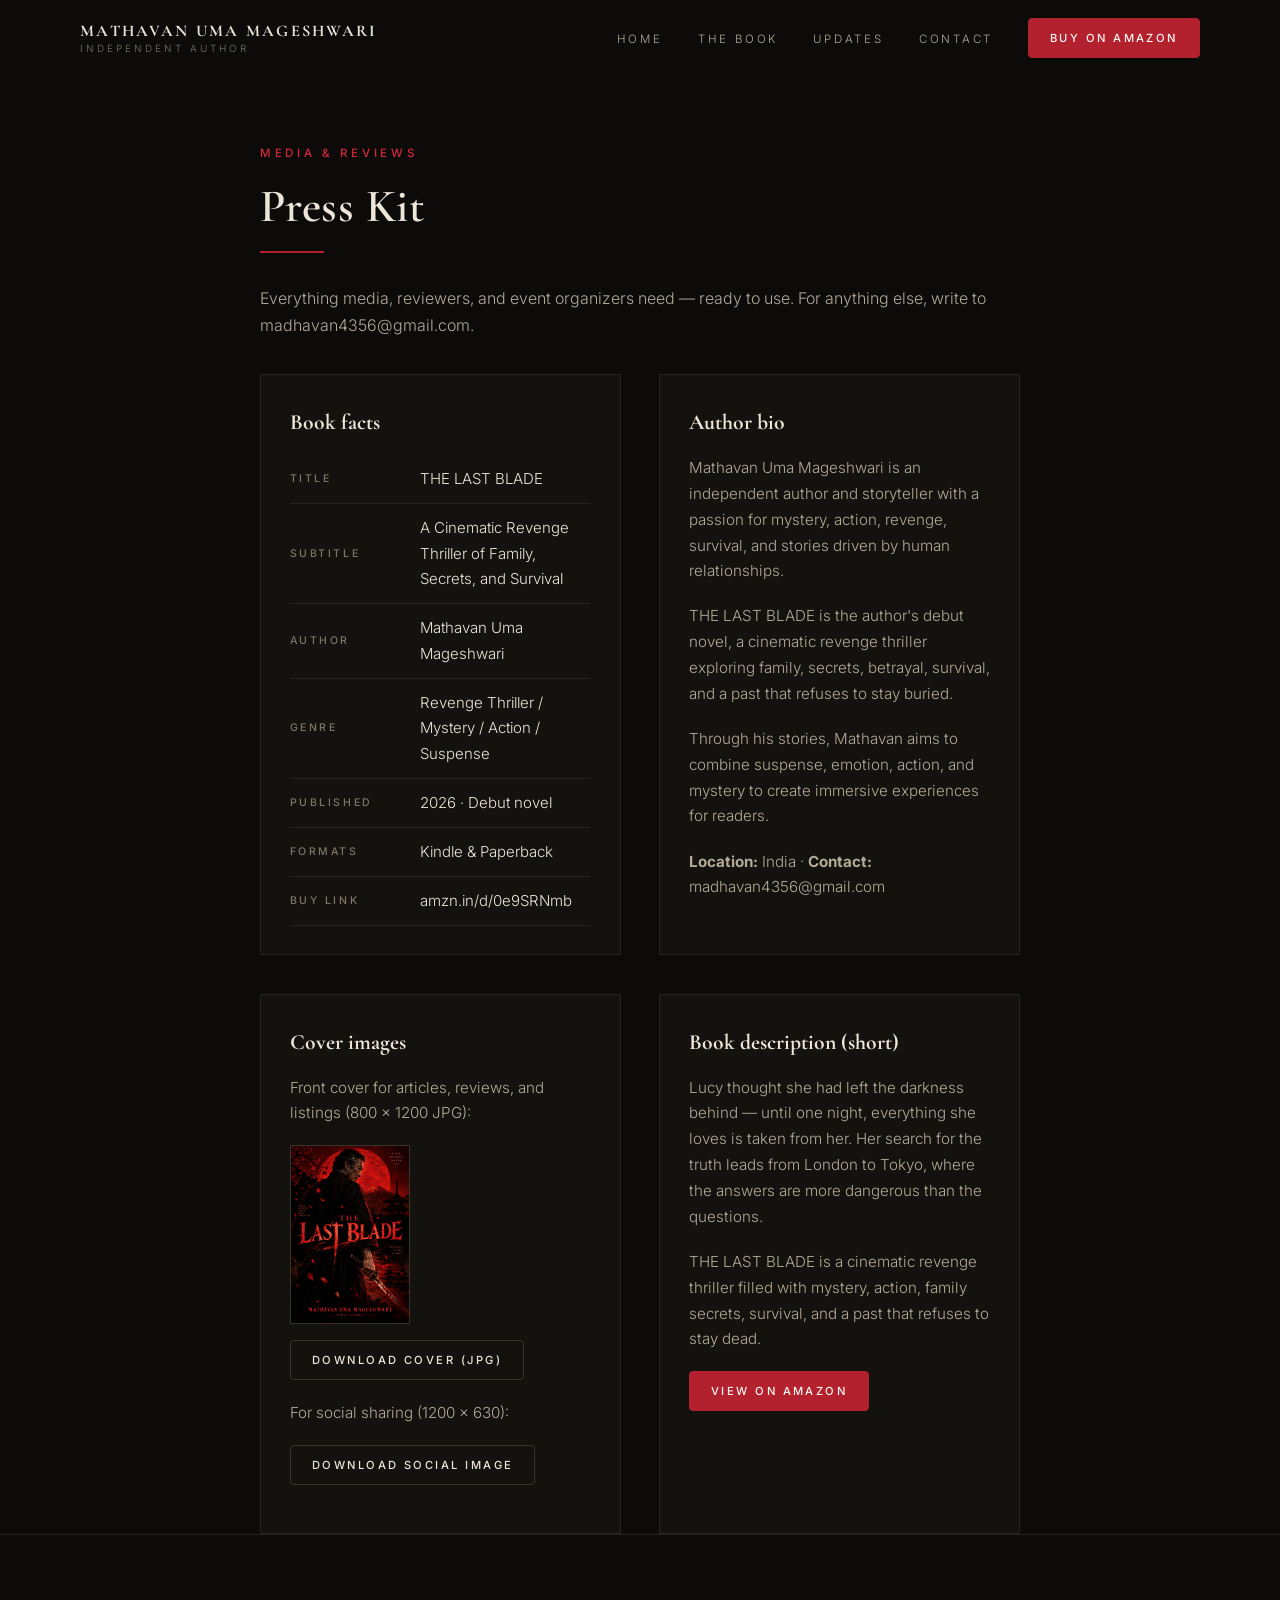
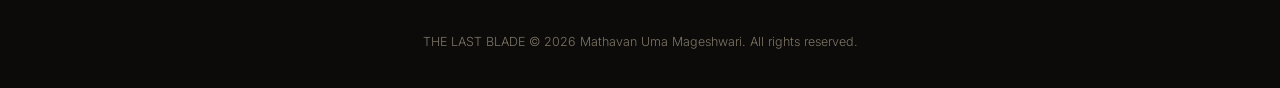
<file: press.html>
<!DOCTYPE html>
<html lang="en" class="no-js">
<head>
  <meta charset="UTF-8" />
  <meta name="viewport" content="width=device-width, initial-scale=1.0" />
  <title>Press Kit | Mathavan Uma Mageshwari — THE LAST BLADE</title>
  <meta name="description" content="Official press kit for Mathavan Uma Mageshwari, independent author of THE LAST BLADE: author bio, book facts, cover images, and contact for media and reviewers." />
  <meta name="robots" content="index, follow" />
  <meta property="og:type" content="website" />
  <meta property="og:title" content="Press Kit | Mathavan Uma Mageshwari — THE LAST BLADE" />
  <meta property="og:description" content="Author bio, book facts, cover images, and media contact for THE LAST BLADE by Mathavan Uma Mageshwari." />
  <meta property="og:image" content="https://mathavanumamageshwari.com/assets/og-image.jpg" />
  <meta name="twitter:card" content="summary_large_image" />
  <link rel="icon" type="image/svg+xml" href="assets/favicon.svg" />
  <link rel="preconnect" href="https://fonts.googleapis.com" />
  <link rel="preconnect" href="https://fonts.gstatic.com" crossorigin />
  <link rel="stylesheet" href="https://fonts.googleapis.com/css2?family=Cormorant+Garamond:ital,wght@0,400;0,500;0,600;0,700;1,400;1,500&amp;family=Inter:wght@300;400;500;600&amp;display=swap" />
  <link rel="stylesheet" href="css/styles.css?v=20260924f" />
</head>
<body>
  <header class="site-header is-scrolled" id="top">
    <nav class="nav container" aria-label="Primary navigation">
      <a class="nav__brand" href="index.html">
        <span class="nav__brand-name">MATHAVAN UMA MAGESHWARI</span>
        <span class="nav__brand-role">Independent Author</span>
      </a>
      <ul class="nav__menu" id="nav-menu">
        <li><a class="nav__link" href="index.html">Home</a></li>
        <li><a class="nav__link" href="index.html#book">The Book</a></li>
        <li><a class="nav__link" href="index.html#updates">Updates</a></li>
        <li><a class="nav__link" href="index.html#contact">Contact</a></li>
        <li class="nav__cta-item">
          <a class="btn btn--sm btn--primary nav__cta" href="https://amzn.in/d/0e9SRNmb" target="_blank" rel="noopener noreferrer">Buy on Amazon</a>
        </li>
      </ul>
    </nav>
  </header>

  <main id="main" class="press-page">
    <div class="container container--narrow">
      <p class="eyebrow reveal">Media &amp; Reviews</p>
      <h1 class="section-title reveal">Press Kit</h1>
      <p class="contact__intro reveal">Everything media, reviewers, and event organizers need — ready to use. For anything else, write to <a href="mailto:madhavan4356@gmail.com">madhavan4356@gmail.com</a>.</p>

      <div class="press-grid">
        <div class="press-card reveal">
          <h3>Book facts</h3>
          <table class="press-facts">
            <tr><th>Title</th><td>THE LAST BLADE</td></tr>
            <tr><th>Subtitle</th><td>A Cinematic Revenge Thriller of Family, Secrets, and Survival</td></tr>
            <tr><th>Author</th><td>Mathavan Uma Mageshwari</td></tr>
            <tr><th>Genre</th><td>Revenge Thriller / Mystery / Action / Suspense</td></tr>
            <tr><th>Published</th><td>2026 · Debut novel</td></tr>
            <tr><th>Formats</th><td>Kindle &amp; Paperback</td></tr>
            <tr><th>Buy link</th><td><a href="https://amzn.in/d/0e9SRNmb" target="_blank" rel="noopener noreferrer">amzn.in/d/0e9SRNmb</a></td></tr>
          </table>
        </div>

        <div class="press-card reveal">
          <h3>Author bio</h3>
          <p>Mathavan Uma Mageshwari is an independent author and storyteller with a passion for mystery, action, revenge, survival, and stories driven by human relationships.</p>
          <p>THE LAST BLADE is the author's debut novel, a cinematic revenge thriller exploring family, secrets, betrayal, survival, and a past that refuses to stay buried.</p>
          <p>Through his stories, Mathavan aims to combine suspense, emotion, action, and mystery to create immersive experiences for readers.</p>
          <p><strong>Location:</strong> India · <strong>Contact:</strong> <a href="mailto:madhavan4356@gmail.com">madhavan4356@gmail.com</a></p>
        </div>

        <div class="press-card reveal">
          <h3>Cover images</h3>
          <p>Front cover for articles, reviews, and listings (800 × 1200 JPG):</p>
          <img src="assets/book-cover.jpg" alt="THE LAST BLADE book cover thumbnail" width="120" loading="lazy" style="border:1px solid #3a332b;" />
          <p style="margin-top:1rem;"><a class="btn btn--sm btn--ghost" href="assets/book-cover.jpg" download>Download cover (JPG)</a></p>
          <p>For social sharing (1200 × 630):</p>
          <p><a class="btn btn--sm btn--ghost" href="assets/og-image.jpg" download>Download social image</a></p>
        </div>

        <div class="press-card reveal">
          <h3>Book description (short)</h3>
          <p>Lucy thought she had left the darkness behind — until one night, everything she loves is taken from her. Her search for the truth leads from London to Tokyo, where the answers are more dangerous than the questions.</p>
          <p>THE LAST BLADE is a cinematic revenge thriller filled with mystery, action, family secrets, survival, and a past that refuses to stay dead.</p>
          <p><a class="btn btn--sm btn--primary" href="https://amzn.in/d/0e9SRNmb" target="_blank" rel="noopener noreferrer">View on Amazon</a></p>
        </div>
      </div>
    </div>
  </main>

  <footer class="site-footer">
    <div class="container">
      <div class="footer__bottom" style="border:0;">
        <p>THE LAST BLADE &copy; 2026 Mathavan Uma Mageshwari. All rights reserved.</p>
      </div>
    </div>
  </footer>

  <script src="js/main.js?v=20260924f" defer></script>
</body>
</html>
</file>
<file: css/styles.css>
/* ==========================================================================
   THE LAST BLADE — Mathavan Uma Mageshwari
   Cinematic literary design system
   ========================================================================== */

/* ---------- Design tokens ---------- */
:root {
  --bg: #0c0b0a;
  --bg-raise: #14120f;
  --bg-raise-2: #1a1714;
  --line: #26221d;
  --line-strong: #3a332b;

  --ink: #ece5d8;
  --ink-soft: #b3aa98;
  --ink-faint: #7d7566;

  --accent: #b3202e;
  --accent-bright: #d3283a;
  --accent-deep: #7e1620;

  --font-display: "Cormorant Garamond", "Times New Roman", serif;
  --font-body: "Inter", "Helvetica Neue", Arial, sans-serif;

  --radius: 4px;
  --container: 1120px;
  --section-pad: clamp(4.5rem, 10vw, 8.5rem);

  --ease: cubic-bezier(0.22, 1, 0.36, 1);
}

/* ---------- Reset / base ---------- */
*,
*::before,
*::after {
  box-sizing: border-box;
  margin: 0;
  padding: 0;
}

html {
  scroll-behavior: smooth;
  -webkit-text-size-adjust: 100%;
}

body {
  background: var(--bg);
  color: var(--ink);
  font-family: var(--font-body);
  font-weight: 300;
  line-height: 1.7;
  -webkit-font-smoothing: antialiased;
  overflow-x: hidden;
}

img {
  max-width: 100%;
  display: block;
}

a {
  color: inherit;
  text-decoration: none;
}

ul, ol {
  list-style: none;
}

button {
  font: inherit;
  color: inherit;
  background: none;
  border: 0;
  cursor: pointer;
}

/* ---------- Utilities ---------- */
.container {
  width: min(var(--container), 100% - 3rem);
  margin-inline: auto;
}

.container--narrow {
  width: min(760px, 100% - 3rem);
  margin-inline: auto;
}

.section {
  padding-block: var(--section-pad);
  position: relative;
}

.section + .section::before {
  content: "";
  position: absolute;
  top: 0;
  left: 50%;
  transform: translateX(-50%);
  width: min(1120px, 90%);
  height: 1px;
  background: linear-gradient(90deg, transparent, var(--line-strong), transparent);
}

.eyebrow {
  font-size: 0.72rem;
  letter-spacing: 0.32em;
  text-transform: uppercase;
  color: var(--accent-bright);
  font-weight: 500;
  margin-bottom: 1rem;
}

.section-title {
  font-family: var(--font-display);
  font-size: clamp(1.9rem, 4vw, 2.9rem);
  font-weight: 600;
  line-height: 1.15;
  letter-spacing: 0.01em;
  margin-bottom: 2rem;
  text-wrap: balance;
}

/* ---------- Buttons ---------- */
.btn {
  display: inline-flex;
  align-items: center;
  justify-content: center;
  gap: 0.5rem;
  font-family: var(--font-body);
  font-size: 0.78rem;
  font-weight: 500;
  letter-spacing: 0.22em;
  text-transform: uppercase;
  padding: 1rem 2.1rem;
  border-radius: var(--radius);
  border: 1px solid transparent;
  transition: background-color 0.25s var(--ease), color 0.25s var(--ease), border-color 0.25s var(--ease), transform 0.25s var(--ease);
  will-change: transform;
}

.btn:active {
  transform: translateY(1px);
}

.btn--primary {
  background: var(--accent);
  color: #fff7ef;
  border-color: var(--accent);
}

.btn--primary:hover,
.btn--primary:focus-visible {
  background: var(--accent-bright);
  border-color: var(--accent-bright);
}

.btn--ghost {
  border-color: var(--line-strong);
  color: var(--ink);
  background: transparent;
}

.btn--ghost:hover,
.btn--ghost:focus-visible {
  border-color: var(--ink-soft);
  background: rgba(236, 229, 216, 0.04);
}

.btn--sm {
  padding: 0.6rem 1.3rem;
  font-size: 0.7rem;
}

.btn--lg {
  padding: 1.15rem 2.6rem;
}

:is(a, button):focus-visible {
  outline: 2px solid var(--accent-bright);
  outline-offset: 3px;
}

/* ---------- Skip link ---------- */
.skip-link {
  position: absolute;
  top: -100px;
  left: 1rem;
  z-index: 100;
  background: var(--accent);
  color: #fff;
  padding: 0.6rem 1rem;
  border-radius: var(--radius);
  transition: top 0.2s var(--ease);
}

.skip-link:focus {
  top: 1rem;
}

/* ---------- Header / nav ---------- */
.site-header {
  position: fixed;
  top: 0;
  left: 0;
  right: 0;
  z-index: 50;
  background: transparent;
  transition: background-color 0.35s var(--ease), border-color 0.35s var(--ease), backdrop-filter 0.35s var(--ease), transform 0.35s var(--ease), opacity 0.35s var(--ease);
  border-bottom: 1px solid transparent;
}

.site-header.is-scrolled {
  background: rgba(12, 11, 10, 0.88);
  backdrop-filter: blur(12px);
  -webkit-backdrop-filter: blur(12px);
  border-bottom-color: var(--line);
}

.site-header.is-hidden {
  transform: translateY(-100%);
  opacity: 0;
  pointer-events: none;
}

.nav {
  position: relative;
  display: flex;
  align-items: center;
  justify-content: space-between;
  gap: 2rem;
  padding-block: 1.1rem;
}

.nav__brand {
  display: flex;
  flex-direction: column;
  line-height: 1.25;
  position: relative;
  z-index: 2;
}

.nav__brand-name {
  font-family: var(--font-display);
  font-weight: 700;
  font-size: 1.02rem;
  letter-spacing: 0.14em;
}

.nav__brand-role {
  font-size: 0.62rem;
  letter-spacing: 0.3em;
  text-transform: uppercase;
  color: var(--ink-faint);
}

.nav__menu {
  display: flex;
  align-items: center;
  gap: 2.2rem;
}

.nav__link {
  font-size: 0.72rem;
  letter-spacing: 0.24em;
  text-transform: uppercase;
  color: var(--ink-soft);
  position: relative;
  padding-block: 0.4rem;
  transition: color 0.25s var(--ease);
}

.nav__link::after {
  content: "";
  position: absolute;
  left: 0;
  bottom: 0;
  width: 100%;
  height: 1px;
  background: var(--accent-bright);
  transform: scaleX(0);
  transform-origin: left;
  transition: transform 0.3s var(--ease);
}

.nav__link:hover,
.nav__link:focus-visible {
  color: var(--ink);
}

.nav__link:hover::after,
.nav__link:focus-visible::after {
  transform: scaleX(1);
}

.nav__link.is-active {
  color: var(--ink);
}

.nav__link.is-active::after {
  transform: scaleX(1);
}

.nav__toggle {
  display: none;
  flex-direction: column;
  gap: 5px;
  padding: 0.5rem;
  position: relative;
  z-index: 2;
}

.nav__toggle-bar {
  display: block;
  width: 22px;
  height: 1.5px;
  background: var(--ink);
  transition: transform 0.3s var(--ease), opacity 0.3s var(--ease);
}

/* ---------- Hero ---------- */
.hero {
  position: relative;
  min-height: 100svh;
  display: flex;
  align-items: center;
  overflow: hidden;
}

.hero__backdrop {
  position: absolute;
  inset: 0;
  z-index: 0;
}

.hero__glow {
  position: absolute;
  border-radius: 50%;
  filter: blur(90px);
  opacity: 0.35;
  pointer-events: none;
}

.hero__glow--one {
  width: 55vmax;
  height: 55vmax;
  background: radial-gradient(circle, rgba(179, 32, 46, 0.16), transparent 65%);
  top: -20vmax;
  right: -15vmax;
}

.hero__glow--two {
  width: 45vmax;
  height: 45vmax;
  background: radial-gradient(circle, rgba(179, 32, 46, 0.1), transparent 65%);
  bottom: -18vmax;
  left: -12vmax;
}

.hero__grain {
  position: absolute;
  inset: 0;
  opacity: 0.5;
  background-image: url("data:image/svg+xml,%3Csvg xmlns='http://www.w3.org/2000/svg' width='160' height='160'%3E%3Cfilter id='n'%3E%3CfeTurbulence type='fractalNoise' baseFrequency='0.9' numOctaves='2'/%3E%3C/filter%3E%3Crect width='100%25' height='100%25' filter='url(%23n)' opacity='0.05'/%3E%3C/svg%3E");
}

.hero__rain {
  position: absolute;
  inset: 0;
  background-image: repeating-linear-gradient(
    115deg,
    transparent 0 26px,
    rgba(236, 229, 216, 0.028) 26px 27px
  );
  animation: rain-drift 22s linear infinite;
  opacity: 0.7;
}

@keyframes rain-drift {
  to {
    background-position: 260px 640px;
  }
}

.hero__content {
  position: relative;
  z-index: 1;
  padding-block: 8rem 6rem;
}

.hero__author {
  font-size: 0.78rem;
  letter-spacing: 0.42em;
  text-transform: uppercase;
  color: var(--ink-soft);
  margin-bottom: 0.8rem;
}

.hero__role {
  font-size: 0.68rem;
  letter-spacing: 0.3em;
  text-transform: uppercase;
  color: var(--accent-bright);
  margin-bottom: 3rem;
}

.hero__title {
  font-family: var(--font-display);
  font-size: clamp(3.2rem, 11vw, 8.5rem);
  font-weight: 700;
  line-height: 0.95;
  letter-spacing: 0.04em;
  margin-bottom: 1.6rem;
  color: var(--ink);
}

.hero__subtitle {
  font-family: var(--font-display);
  font-size: clamp(1.05rem, 2.2vw, 1.5rem);
  font-weight: 500;
  font-style: italic;
  color: var(--ink-soft);
  max-width: 40ch;
  margin-bottom: 3rem;
  text-wrap: balance;
}

.hero__actions {
  display: flex;
  flex-wrap: wrap;
  gap: 1rem;
}

.hero__scroll {
  position: absolute;
  bottom: 2.2rem;
  left: 50%;
  transform: translateX(-50%);
  display: flex;
  flex-direction: column;
  align-items: center;
  gap: 0.7rem;
  z-index: 1;
}

.hero__scroll:hover .hero__scroll-text,
.hero__scroll:focus-visible .hero__scroll-text {
  color: var(--accent-bright);
}

.hero__scroll-text {
  transition: color 0.25s var(--ease);
}

.hero__scroll:hover .hero__scroll-line {
  background: linear-gradient(to bottom, var(--accent-bright), transparent);
}

.hero__scroll-text {
  font-size: 0.6rem;
  letter-spacing: 0.34em;
  text-transform: uppercase;
  color: var(--ink-faint);
}

.hero__scroll-line {
  width: 1px;
  height: 44px;
  background: linear-gradient(to bottom, var(--ink-faint), transparent);
  animation: scroll-pulse 2.4s var(--ease) infinite;
}

@keyframes scroll-pulse {
  0%, 100% { transform: scaleY(0.4); opacity: 0.4; transform-origin: top; }
  50% { transform: scaleY(1); opacity: 1; transform-origin: top; }
}

/* ---------- Book section ---------- */
.book {
  background: linear-gradient(180deg, transparent, rgba(179, 32, 46, 0.045) 55%, transparent);
}

.book__layout {
  display: grid;
  grid-template-columns: minmax(0, 5fr) minmax(0, 6fr);
  gap: clamp(2.5rem, 6vw, 6rem);
  align-items: center;
}

.book__cover-frame {
  position: relative;
  border: 1px solid var(--line-strong);
  padding: 0.7rem;
  background: var(--bg-raise);
  box-shadow: 0 30px 80px rgba(0, 0, 0, 0.55);
  transition: transform 0.5s var(--ease), box-shadow 0.5s var(--ease);
}

.book__cover-frame:hover {
  transform: translateY(-6px);
  box-shadow: 0 40px 90px rgba(0, 0, 0, 0.6);
}

.book__cover-frame::before {
  content: "";
  position: absolute;
  inset: 0.7rem;
  border: 1px solid var(--line);
  pointer-events: none;
}

.book__cover {
  width: 100%;
  height: auto;
  aspect-ratio: 2 / 3;
}

.book__cover-caption {
  text-align: center;
  font-size: 0.66rem;
  letter-spacing: 0.26em;
  text-transform: uppercase;
  color: var(--ink-faint);
  margin-top: 1.2rem;
}

.book__title {
  font-family: var(--font-display);
  font-size: clamp(2.6rem, 6vw, 4.6rem);
  font-weight: 700;
  line-height: 1;
  letter-spacing: 0.03em;
  margin-block: 0.4rem 1rem;
}

.book__subtitle {
  font-family: var(--font-display);
  font-style: italic;
  font-size: clamp(1.05rem, 2vw, 1.35rem);
  color: var(--ink-soft);
  margin-bottom: 2.2rem;
  text-wrap: balance;
}

.book__meta {
  border-top: 1px solid var(--line);
  margin-bottom: 2.4rem;
}

.book__meta-row {
  position: relative;
  display: grid;
  grid-template-columns: 130px 1fr;
  gap: 1.5rem;
  padding-block: 0.85rem;
  border-bottom: 1px solid var(--line);
}

.book__meta-row dt {
  font-size: 0.68rem;
  letter-spacing: 0.26em;
  text-transform: uppercase;
  color: var(--ink-faint);
  padding-top: 0.2rem;
}

.book__meta-row dd {
  font-size: 0.95rem;
  color: var(--ink);
  font-weight: 400;
}

.book__actions {
  display: flex;
  flex-wrap: wrap;
  gap: 1rem;
}

/* ---------- Prose ---------- */
.prose {
  max-width: 68ch;
}

.prose p {
  margin-bottom: 1.4rem;
  font-size: 1.02rem;
  color: var(--ink-soft);
  font-weight: 300;
}

.prose p strong {
  color: var(--ink);
  font-weight: 500;
}

.prose__lead {
  font-family: var(--font-display);
  font-size: 1.35rem;
  color: var(--ink);
}

.prose__lead strong {
  font-weight: 600;
}

.prose hr {
  border: 0;
  height: 1px;
  width: 64px;
  background: var(--accent);
  margin-block: 2.2rem;
  margin-left: 0;
}

.prose__closing {
  font-family: var(--font-display);
  font-size: 1.25rem;
  color: var(--ink);
  line-height: 1.5;
}

/* ---------- About the author ---------- */
.about {
  background: var(--bg-raise);
  border-block: 1px solid var(--line);
}

.about .section-title {
  margin-bottom: 3rem;
}

.about__layout {
  display: grid;
  grid-template-columns: minmax(0, 280px) minmax(0, 1fr);
  gap: clamp(2.5rem, 6vw, 5rem);
  align-items: start;
}

.about__portrait {
  border: 1px solid var(--line-strong);
  padding: 0.7rem;
  background: var(--bg-raise);
  box-shadow: 0 24px 60px rgba(0, 0, 0, 0.5);
  position: relative;
}

.about__portrait::before {
  content: "";
  position: absolute;
  inset: 0.7rem;
  border: 1px solid var(--line);
  pointer-events: none;
  z-index: 2;
}

.about__portrait img {
  width: 100%;
  height: auto;
  display: block;
}

.about__portrait figcaption {
  font-size: 0.62rem;
  letter-spacing: 0.24em;
  text-transform: uppercase;
  color: var(--ink-faint);
  text-align: center;
  padding: 0.9rem 0.4rem 0.2rem;
}

/* ---------- Timeline ---------- */
.timeline {
  position: relative;
  margin-top: 1rem;
}

.timeline__progress {
  position: absolute;
  left: 6px;
  top: 0.4rem;
  bottom: 0.4rem;
  width: 2px;
  background: var(--accent);
  transform: scaleY(0);
  transform-origin: top;
  z-index: 1;
}

.timeline::before {
  content: "";
  position: absolute;
  left: 6px;
  top: 0.4rem;
  bottom: 0.4rem;
  width: 1px;
  background: linear-gradient(to bottom, var(--accent) 0%, var(--line-strong) 100%);
}

.timeline__item {
  position: relative;
  padding-left: 2.6rem;
  padding-bottom: 2.8rem;
}

.timeline__item:last-child {
  padding-bottom: 0;
}

.timeline__dot {
  position: absolute;
  left: 2px;
  top: 0.42rem;
  width: 9px;
  height: 9px;
  border-radius: 50%;
  background: var(--bg);
  border: 2px solid var(--accent);
}

.timeline__year {
  font-family: var(--font-display);
  font-size: 1.5rem;
  font-weight: 600;
  color: var(--ink);
  display: block;
  margin-bottom: 0.3rem;
}

.timeline__body h3 {
  font-size: 0.82rem;
  font-weight: 500;
  letter-spacing: 0.14em;
  text-transform: uppercase;
  color: var(--accent-bright);
  margin-bottom: 0.4rem;
}

.timeline__body p {
  color: var(--ink-soft);
  font-size: 0.98rem;
  max-width: 56ch;
}

/* ---------- Contact ---------- */
.contact__intro {
  color: var(--ink-soft);
  margin-bottom: 2.2rem;
}

.contact__card {
  border: 1px solid var(--line-strong);
  background: var(--bg-raise);
  padding: clamp(1.8rem, 4vw, 2.6rem);
  display: flex;
  flex-direction: column;
  gap: 0.6rem;
}

.contact__label {
  font-size: 0.66rem;
  letter-spacing: 0.3em;
  text-transform: uppercase;
  color: var(--ink-faint);
}

/* Inline email mention inside the contact intro sentence */
.contact__inline-email {
  color: var(--ink);
  border-bottom: 1px solid var(--accent);
  padding-bottom: 0.1rem;
  white-space: nowrap;
  transition: color 0.25s var(--ease), border-color 0.25s var(--ease);
}

.contact__inline-email:hover,
.contact__inline-email:focus-visible {
  color: var(--accent-bright);
  border-color: var(--accent-bright);
}

/* Big email display (newsletter section) */
.contact__email-row {
  display: flex;
  align-items: baseline;
  gap: 1.2rem;
  flex-wrap: wrap;
}

.contact__email {
  font-family: var(--font-display);
  font-size: clamp(1.3rem, 3.6vw, 2.2rem);
  font-weight: 600;
  color: var(--ink);
  border-bottom: none;
  text-decoration: none;
  padding-bottom: 0.15rem;
  transition: color 0.25s var(--ease);
  overflow-wrap: break-word;
  line-height: 1.3;
}

.contact__email:hover,
.contact__email:focus-visible {
  color: var(--accent-bright);
  border-bottom: none;
  text-decoration: none;
}

.contact__copy {
  font-size: 0.68rem;
  letter-spacing: 0.24em;
  text-transform: uppercase;
  color: var(--ink-soft);
  border: 1px solid var(--line-strong);
  padding: 0.55rem 1.1rem;
  border-radius: var(--radius);
  transition: color 0.25s var(--ease), border-color 0.25s var(--ease);
}

.contact__copy:hover,
.contact__copy:focus-visible {
  color: var(--ink);
  border-color: var(--ink-soft);
}

.contact__copy-feedback {
  min-height: 1.2em;
  font-size: 0.8rem;
  color: var(--accent-bright);
}

.newsletter__email-card {
  margin-bottom: 2.2rem;
  text-align: left;
}

/* ---------- CTA ---------- */
.cta {
  background:
    radial-gradient(ellipse 70% 90% at 50% 115%, rgba(126, 22, 32, 0.22), transparent 60%),
    var(--bg-raise-2);
  border-top: 1px solid var(--line);
  text-align: center;
}

.cta__title {
  font-family: var(--font-display);
  font-size: clamp(2.2rem, 6vw, 4.4rem);
  font-weight: 700;
  letter-spacing: 0.02em;
  line-height: 1.05;
  margin-bottom: 1rem;
  text-wrap: balance;
}

.cta__subtitle {
  font-family: var(--font-display);
  font-style: italic;
  font-size: clamp(1.1rem, 2.4vw, 1.5rem);
  color: var(--ink-soft);
  margin-bottom: 2.6rem;
}

.cta__action {
  display: flex;
  justify-content: center;
}

/* ---------- Footer ---------- */
.site-footer {
  border-top: 1px solid var(--line);
  background: var(--bg);
  padding-block: 4rem 2.2rem;
}

.footer__grid {
  display: grid;
  grid-template-columns: minmax(0, 2fr) minmax(0, 1fr) minmax(0, 1fr);
  gap: 3rem;
  padding-bottom: 3rem;
  border-bottom: 1px solid var(--line);
}

.footer__name {
  font-family: var(--font-display);
  font-size: 1.4rem;
  font-weight: 700;
  letter-spacing: 0.06em;
  margin-bottom: 0.3rem;
}

.footer__role {
  font-size: 0.7rem;
  letter-spacing: 0.26em;
  text-transform: uppercase;
  color: var(--ink-faint);
  margin-bottom: 1.4rem;
}

.footer__email {
  font-size: 0.9rem;
  color: var(--ink-soft);
}

.footer__email a {
  color: var(--ink);
  border-bottom: 1px solid var(--accent);
  padding-bottom: 0.1rem;
  transition: color 0.25s var(--ease);
}

.footer__email a:hover,
.footer__email a:focus-visible {
  color: var(--accent-bright);
}

.footer__heading {
  font-size: 0.66rem;
  letter-spacing: 0.3em;
  text-transform: uppercase;
  color: var(--ink-faint);
  margin-bottom: 1.1rem;
}

.footer__nav li + li {
  margin-top: 0.65rem;
}

.footer__nav a {
  font-size: 0.86rem;
  color: var(--ink-soft);
  transition: color 0.25s var(--ease);
}

.footer__nav a:hover,
.footer__nav a:focus-visible {
  color: var(--ink);
}

.footer__book {
  font-family: var(--font-display);
  font-size: 1.05rem;
  font-weight: 600;
  margin-bottom: 1rem;
}

.footer__bottom {
  padding-top: 2rem;
  font-size: 0.78rem;
  color: var(--ink-faint);
  text-align: center;
}

.footer__version {
  margin-top: 0.6rem;
  font-size: 0.62rem;
  letter-spacing: 0.18em;
  text-transform: uppercase;
  color: var(--ink-faint);
  opacity: 0.7;
}

/* ---------- Footer one-by-one choreography ---------- */
.footer__col {
  transition-delay: var(--reveal-delay, 0ms);
}

.footer__col > * {
  opacity: 0;
  transform: translateY(10px);
  transition:
    opacity 0.55s var(--ease) calc(var(--reveal-delay, 0ms) + 150ms + var(--child-i, 0) * 120ms),
    transform 0.55s var(--ease) calc(var(--reveal-delay, 0ms) + 150ms + var(--child-i, 0) * 120ms);
}

.footer__col.is-visible > * {
  opacity: 1;
  transform: none;
}

/* ---------- Book meta row choreography ---------- */
.book__meta-row {
  opacity: 0;
  transform: translateX(-14px);
  transition:
    opacity 0.6s var(--ease) calc(var(--meta-delay, 0ms) + 80ms),
    transform 0.6s var(--ease) calc(var(--meta-delay, 0ms) + 80ms);
}

.book__meta.is-visible .book__meta-row {
  opacity: 1;
  transform: none;
}

.book__meta-row::after {
  content: "";
  position: absolute;
  left: 0;
  bottom: -1px;
  height: 1px;
  width: 100%;
  background: var(--accent);
  transform: scaleX(0);
  transform-origin: left;
  transition: transform 0.7s var(--ease) calc(var(--meta-delay, 0ms) + 350ms);
}

.book__meta.is-visible .book__meta-row::after {
  transform: scaleX(1);
}

/* ---------- Reveal animations ---------- */
.reveal {
  opacity: 0;
  transform: translateY(22px);
  transition: opacity 0.8s var(--ease), transform 0.8s var(--ease);
}

.reveal.is-visible {
  opacity: 1;
  transform: none;
}

/* ---------- Responsive ---------- */
@media (max-width: 900px) {
  .book__layout {
    grid-template-columns: 1fr;
  }

  .book__cover-col {
    max-width: 420px;
  }

  .about__layout {
    grid-template-columns: 1fr;
  }

  .about__portrait {
    max-width: 300px;
  }

  .footer__grid {
    grid-template-columns: 1fr;
    gap: 2.4rem;
  }
}

@media (max-width: 760px) {
  .nav {
    min-height: 72px;
    padding-block: 0.85rem;
  }

  .nav__brand {
    max-width: 190px;
  }

  .nav__brand-name {
    font-size: 0.72rem;
    letter-spacing: 0.09em;
    line-height: 1.2;
  }

  .nav__brand-role {
    font-size: 0.48rem;
    letter-spacing: 0.18em;
  }

  .nav__toggle {
    display: flex;
    z-index: 70;
  }

  .nav__menu {
    position: absolute;
    top: calc(100% + 0.55rem);
    left: 0;
    right: 0;
    z-index: 65;
    flex-direction: column;
    align-items: stretch;
    justify-content: flex-start;
    gap: 0.5rem;
    padding: 0.75rem 0.9rem 0.9rem;
    background: rgba(12, 11, 10, 0.98);
    border: 1px solid var(--line);
    border-radius: var(--radius);
    box-shadow: 0 16px 40px rgba(0, 0, 0, 0.25);
    opacity: 0;
    transform: translateY(-8px);
    pointer-events: none;
    transition: opacity 0.25s var(--ease), transform 0.25s var(--ease);
  }

  .nav__menu.is-open {
    opacity: 1;
    transform: translateY(0);
    pointer-events: auto;
  }

  .nav__link {
    display: block;
    width: 100%;
    padding: 0.8rem 0.5rem;
    font-size: 0.72rem;
    letter-spacing: 0.18em;
    text-align: center;
    border-bottom: 1px solid rgba(236, 229, 216, 0.08);
  }

  .nav__cta-item {
    padding-top: 0.35rem;
  }

  .nav__cta-item .nav__cta {
    width: 100%;
    display: inline-flex;
    justify-content: center;
    margin-top: 0;
  }

  .hero {
    min-height: auto;
    display: flex;
    flex-direction: column;
    justify-content: center;
  }

  .hero__title {
    font-size: clamp(2.8rem, 16vw, 4.7rem);
  }

  .hero__content {
    padding-block: 8.2rem 4.6rem;
    display: flex;
    flex-direction: column;
    align-items: flex-start;
  }

  .hero__author {
    letter-spacing: 0.2em;
    font-size: 0.62rem;
  }

  .hero__role {
    font-size: 0.54rem;
    letter-spacing: 0.16em;
    margin-bottom: 2rem;
  }

  .hero__subtitle {
    max-width: 18ch;
    font-size: clamp(1.1rem, 5vw, 1.5rem);
    margin-bottom: 2.2rem;
  }

  .hero__actions {
    display: flex;
    flex-direction: column;
    align-items: stretch;
    width: 100%;
    gap: 0.8rem;
  }

  .hero__actions .btn {
    width: 100%;
    justify-content: center;
  }

  .hero__scroll {
    position: static;
    transform: none !important;
    display: flex;
    flex-direction: column;
    align-items: center;
    justify-content: center;
    margin: 2rem auto 0;
    gap: 0.55rem;
    left: auto;
    bottom: auto;
    width: auto;
    animation: none !important;
  }

  .hero__scroll-text {
    font-size: 0.52rem;
    letter-spacing: 0.22em;
  }

  .hero__scroll-line {
    width: 1px;
    height: 32px;
    background: linear-gradient(to bottom, var(--ink-faint), transparent);
    animation: scroll-pulse 2.4s var(--ease) infinite;
    transform: none;
  }

  .contact__inline-email {
    white-space: normal;
    overflow-wrap: break-word;
  }

  .excerpt__grid {
    gap: 2rem;
  }

  .excerpt__col {
    border-left: 0;
    border-top: 2px solid var(--accent);
    padding-left: 0;
    padding-top: 1.4rem;
  }

  .excerpt__quote {
    font-size: clamp(1.25rem, 5.5vw, 1.8rem);
    line-height: 1.35;
  }
}

@media (max-width: 420px) {
  .nav__brand {
    max-width: 160px;
  }

  .nav__brand-name {
    font-size: 0.6rem;
    letter-spacing: 0.08em;
  }

  .nav__brand-role {
    font-size: 0.44rem;
    letter-spacing: 0.14em;
  }

  .hero__author {
    letter-spacing: 0.16em;
  }

  .hero__role {
    letter-spacing: 0.12em;
  }
}

/* ==========================================================================
   MOTION LAYER — intro, progress, reveals, tilt, sheen, timeline draw
   ========================================================================== */

/* ---------- Scroll progress bar ---------- */
.progress-bar {
  position: fixed;
  top: 0;
  left: 0;
  right: 0;
  height: 3px;
  z-index: 60;
  background: linear-gradient(90deg, var(--accent-deep), var(--accent-bright));
  transform: scaleX(0);
  transform-origin: left;
  pointer-events: none;
}

.progress-bar__glow {
  position: absolute;
  top: 0;
  bottom: 0;
  right: 0;
  width: 90px;
  background: linear-gradient(90deg, transparent, rgba(255, 247, 239, 0.85));
  opacity: 0.9;
}

.progress-bar__glow::after {
  content: "";
  position: absolute;
  right: -3px;
  top: -2px;
  width: 7px;
  height: 7px;
  border-radius: 50%;
  background: #ffe9d2;
  box-shadow: 0 0 8px 2px rgba(211, 40, 58, 0.8);
}

body.is-intro-active {
  overflow: hidden;
}

.no-js .intro,
.no-js .progress-bar {
  display: none;
}

.no-js .reveal,
.no-js .timeline__item,
.no-js .hero__word-inner {
  opacity: 1;
  transform: none;
}

/* ---------- Cinematic intro curtain ---------- */
.intro {
  position: fixed;
  inset: 0;
  z-index: 90;
  background: #060505;
  display: grid;
  place-items: center;
  pointer-events: none;
}

.intro__inner {
  display: flex;
  flex-direction: column;
  align-items: center;
}

.intro__mark {
  font-family: var(--font-display);
  font-size: clamp(1.4rem, 3.5vw, 2.2rem);
  font-weight: 700;
  letter-spacing: 0.5em;
  text-indent: 0.5em;
  color: var(--ink);
  opacity: 0;
  animation: intro-mark 1.15s var(--ease) forwards;
}

.intro__rule {
  width: 0;
  height: 1px;
  background: var(--accent);
  margin-top: 1.1rem;
  animation: intro-rule 0.9s 0.35s var(--ease) forwards;
}

@keyframes intro-mark {
  0% { opacity: 0; letter-spacing: 0.2em; filter: blur(8px); }
  100% { opacity: 1; letter-spacing: 0.5em; filter: blur(0); }
}

@keyframes intro-rule {
  to { width: 150px; }
  }

.intro.is-done {
  animation: intro-out 0.55s 0.6s var(--ease) forwards;
}

@keyframes intro-out {
  to {
    opacity: 0;
    visibility: hidden;
  }
}

/* ---------- Page-load rise for content under intro ---------- */
.intro-done .hero__author,
.intro-done .hero__role,
.intro-done .hero__subtitle,
.intro-done .hero__actions,
.intro-done .site-header,
.intro-done .hero__scroll {
  animation: rise-in 0.9s var(--ease) both;
}

.intro-done .hero__role { animation-delay: 0.08s; }
.intro-done .hero__subtitle { animation-delay: 0.16s; }
.intro-done .hero__actions { animation-delay: 0.24s; }

@keyframes rise-in {
  from { opacity: 0; transform: translateY(18px); }
  to { opacity: 1; transform: none; }
}

/* ---------- Hero title word-rise ---------- */
.hero__word {
  display: inline-block;
  overflow: hidden;
  vertical-align: bottom;
  padding-bottom: 0.08em;
  margin-bottom: -0.08em;
}

.hero__word-inner {
  display: inline-block;
  transform: translateY(115%);
  transition: transform 1s var(--ease);
}

.hero__title.is-split-in .hero__word-inner {
  transform: none;
}

/* ---------- Book cover tilt + sheen ---------- */
.book__cover-frame {
  transform-style: preserve-3d;
  will-change: transform;
}

.book__sheen {
  position: absolute;
  inset: 0.7rem;
  opacity: 0;
  transition: opacity 0.4s var(--ease);
  pointer-events: none;
  z-index: 1;
}

/* ---------- Timeline draw-in (each item reveals as it scrolls into view) ---------- */
.timeline__item {
  opacity: 0;
  transform: translateX(-16px);
  transition:
    opacity 0.7s var(--ease),
    transform 0.7s var(--ease);
}

.timeline__item.is-drawn {
  opacity: 1;
  transform: none;
}

.timeline__progress {
  transform: scaleY(0);
  transform-origin: top;
  transition: transform 1.4s var(--ease) 0.1s;
}

.timeline.has-drawn .timeline__progress {
  transform: scaleY(1);
}

.timeline__dot {
  transform: scale(0);
  transition: transform 0.5s var(--ease) 0.3s;
  z-index: 2;
}

.timeline__item.is-drawn .timeline__dot {
  transform: scale(1);
}

.timeline__year,
.timeline__body {
  opacity: 0;
  transform: translateY(12px);
  transition:
    opacity 0.6s var(--ease) 0.35s,
    transform 0.6s var(--ease) 0.35s;
}

.timeline__item.is-drawn .timeline__year,
.timeline__item.is-drawn .timeline__body {
  opacity: 1;
  transform: none;
}

.timeline__body p {
  opacity: 0;
  transition: opacity 0.6s var(--ease) 0.5s;
}

.timeline__item.is-drawn .timeline__body p {
  opacity: 1;
}

/* ---------- Button shine sweep ---------- */
.btn { position: relative; overflow: hidden; }

.btn::after {
  content: "";
  position: absolute;
  top: 0;
  bottom: 0;
  left: -80%;
  width: 50%;
  background: linear-gradient(105deg, transparent, rgba(255, 255, 255, 0.22), transparent);
  transform: skewX(-20deg);
  transition: left 0.65s var(--ease);
  pointer-events: none;
}

.btn:hover::after,
.btn:focus-visible::after {
  left: 130%;
}

/* ---------- CTA ambient pulse ---------- */
.cta::before {
  content: "";
  position: absolute;
  inset: 0;
  background: radial-gradient(ellipse 55% 65% at 50% 118%, rgba(179, 32, 46, 0.16), transparent 65%);
  animation: cta-breathe 7s ease-in-out infinite;
  pointer-events: none;
  z-index: 0;
}

.cta .container { position: relative; z-index: 1; }

@keyframes cta-breathe {
  0%, 100% { opacity: 0.55; }
  50% { opacity: 1; }
}

/* ---------- Hero scroll hint drift ---------- */
.hero__scroll {
  animation: hint-drift 3.2s ease-in-out infinite;
}

@keyframes hint-drift {
  0%, 100% { transform: translateX(-50%) translateY(0); }
  50% { transform: translateX(-50%) translateY(7px); }
}

/* ---------- Custom scrollbar ---------- */
::-webkit-scrollbar {
  width: 10px;
}
::-webkit-scrollbar-track {
  background: #0a0908;
}
::-webkit-scrollbar-thumb {
  background: #2b2620;
  border-radius: 5px;
  border: 2px solid #0a0908;
}
::-webkit-scrollbar-thumb:hover {
  background: var(--accent-deep);
}

::selection {
  background: var(--accent);
  color: #fff7ef;
}

/* ---------- Reduced motion overrides ---------- */
@media (prefers-reduced-motion: reduce) {
  .intro,
  .progress-bar {
    display: none;
  }

  .hero__word-inner {
    transform: none;
    transition: none;
  }

  .timeline__item {
    opacity: 1;
    transform: none;
    transition: none;
  }

  .timeline__progress {
    transform: scaleY(1);
    transition: none;
  }

  .timeline__dot {
    transform: scale(1);
    transition: none;
  }

  .timeline__year,
  .timeline__body,
  .timeline__body p {
    opacity: 1;
    transform: none;
    transition: none;
  }

  .btn::after {
    display: none;
  }

  .cta::before,
  .hero__scroll {
    animation: none;
  }

  .intro-done .hero__author,
  .intro-done .hero__role,
  .intro-done .hero__subtitle,
  .intro-done .hero__actions,
  .intro-done .site-header,
  .intro-done .hero__scroll {
    animation: none;
  }
}

/* ---------- Hero rain canvas ---------- */
.hero__rain-canvas-wrap {
  position: absolute;
  inset: 0;
  display: block;
}

.hero__rain-canvas {
  position: absolute;
  inset: 0;
  width: 100%;
  height: 100%;
  opacity: 0.55;
}

/* ==========================================================================
   LANDING ANIMATIONS — per-section cinematic entrances
   ========================================================================== */

/* Section title underline draw */
.section-title::after {
  content: "";
  display: block;
  width: 64px;
  height: 2px;
  background: var(--accent);
  margin-top: 1.1rem;
  transform: scaleX(0);
  transform-origin: left;
  transition: transform 0.9s var(--ease) 0.25s;
}

.section-title.is-visible::after {
  transform: scaleX(1);
}

/* Media clip-path reveal (book cover + portrait) */
.media-reveal img,
.book__cover-frame .book__cover {
  transition:
    clip-path 1.1s var(--ease) 0.15s,
    opacity 0.9s var(--ease) 0.15s,
    transform 1.1s var(--ease) 0.15s;
  clip-path: inset(10% 8% 10% 8%);
  opacity: 0;
  transform: scale(1.04);
}

.reveal.is-visible .media-reveal img,
.reveal.is-visible .book__cover,
.media-reveal.is-visible img {
  clip-path: inset(0 0 0 0);
  opacity: 1;
  transform: none;
}

/* Contact card border draw */
.contact__card {
  position: relative;
}

.contact__card::after {
  content: "";
  position: absolute;
  top: -1px;
  left: 0;
  right: 0;
  height: 2px;
  background: linear-gradient(90deg, var(--accent), transparent);
  transform: scaleX(0);
  transform-origin: left;
  transition: transform 1.1s var(--ease) 0.3s;
}

.contact__card.is-visible::after {
  transform: scaleX(1);
}

/* CTA title letter settle */
.cta__title {
  transition:
    opacity 0.8s var(--ease),
    transform 0.8s var(--ease),
    letter-spacing 1.4s var(--ease) 0.2s;
  letter-spacing: 0.14em;
}

.cta__title.is-visible {
  letter-spacing: 0.02em;
}

/* no-js safety */
.no-js .media-reveal img,
.no-js .book__cover {
  clip-path: none;
  opacity: 1;
  transform: none;
}

/* ---------- Motion OFF mode (only via ?motion=off) ----------
   All animation-relevant elements are forced visible/static.
   Applied only when the user toggles motion off. */
.motion-off .reveal,
.motion-off .timeline__item,
.motion-off .timeline__year,
.motion-off .timeline__body,
.motion-off .timeline__body p,
.motion-off .timeline__dot,
.motion-off .timeline__progress,
.motion-off .media-reveal img,
.motion-off .book__cover,
.motion-off .footer__col > *,
.motion-off .book__meta-row {
  opacity: 1 !important;
  transform: none !important;
  transition: none !important;
}

.motion-off .timeline__progress {
  transform: scaleY(1) !important;
}

.motion-off .timeline__dot {
  transform: scale(1) !important;
}

.motion-off .section-title::after,
.motion-off .contact__card::after,
.motion-off .book__meta-row::after {
  transform: scaleX(1) !important;
  transition: none !important;
}

.motion-off .hero__word-inner {
  transform: none !important;
  transition: none !important;
}

.motion-off .intro,
.motion-off .progress-bar,
.motion-off .hero__rain-canvas-wrap {
  display: none !important;
}

.motion-off .btn::after,
.motion-off .cta::before,
.motion-off .hero__scroll-line {
  display: none;
  animation: none !important;
}

.motion-off .cta__title {
  letter-spacing: 0.02em !important;
  transition: none !important;
}

.motion-off html {
  scroll-behavior: auto;
}

.motion-off .hero__rain,
.motion-off .hero__scroll-line {
  animation: none;
}

.motion-off html.blade-cursor,
.motion-off html.blade-cursor a,
.motion-off html.blade-cursor button {
  cursor: auto;
}

/* ---------- Scroll hint is clickable ---------- */
.hero__scroll {
  cursor: pointer;
  border: 0;
  background: none;
}

html.blade-cursor .hero__scroll {
  cursor: url("../assets/blade-cursor-accent.svg") 2 2, pointer;
}

.no-js .timeline__item,
.no-js .timeline__year,
.no-js .timeline__body,
.no-js .timeline__body p {
  opacity: 1;
  transform: none;
}

.no-js .timeline__progress {
  transform: scaleY(1);
}

.no-js .timeline__dot {
  transform: scale(1);
}

@media (prefers-reduced-motion: reduce) {
  .footer__col > *,
  .book__meta-row {
    opacity: 1;
    transform: none;
    transition: none;
  }

  .book__meta-row::after {
    transform: scaleX(1);
    transition: none;
  }

  .no-js .footer__col > *,
  .no-js .book__meta-row {
    opacity: 1;
    transform: none;
  }

  .hero__rain-canvas-wrap {
    display: none;
  }

  .section-title::after,
  .contact__card::after {
    transition: none;
    transform: scaleX(1);
  }

  .media-reveal img,
  .book__cover-frame .book__cover {
    transition: none;
    clip-path: none;
    opacity: 1;
    transform: none;
  }

  .cta__title {
    transition: none;
    letter-spacing: 0.02em;
  }
}

/* ---------- Blade cursor ---------- */
html.blade-cursor,
html.blade-cursor a,
html.blade-cursor button {
  cursor: url("../assets/blade-cursor.svg") 2 2, auto;
}

html.blade-cursor .btn {
  cursor: url("../assets/blade-cursor-accent.svg") 2 2, pointer;
}

/* ---------- Cinematic story scenes ---------- */
.story {
  position: relative;
}

.scene {
  position: relative;
  min-height: clamp(420px, 78vh, 720px);
  display: flex;
  align-items: flex-end;
  overflow: hidden;
  isolation: isolate;
}

.scene + .scene {
  border-top: 1px solid rgba(38, 34, 29, 0.9);
}

.scene__media {
  position: absolute;
  inset: 0;
  z-index: -1;
}

.scene__img {
  width: 100%;
  height: 100%;
  object-fit: cover;
  transform: scale(1.08);
  transition: transform 7s var(--ease);
  will-change: transform;
}

.scene.is-visible .scene__img {
  transform: scale(1);
}

.scene__shade {
  position: absolute;
  inset: 0;
  background:
    linear-gradient(180deg, rgba(12, 11, 10, 0.62) 0%, rgba(12, 11, 10, 0.18) 45%, rgba(12, 11, 10, 0.88) 100%);
}

.scene__text {
  position: relative;
  width: min(1120px, 100% - 3rem);
  margin-inline: auto;
  padding-block: clamp(3rem, 8vh, 6rem) clamp(2.6rem, 7vh, 5rem);
}

.scene__chapter {
  font-size: 0.72rem;
  letter-spacing: 0.34em;
  text-transform: uppercase;
  color: var(--accent-bright);
  font-weight: 500;
  margin-bottom: 1.1rem;
  text-shadow: 0 2px 14px rgba(0, 0, 0, 0.85);
}

.scene__quote {
  font-family: var(--font-display);
  font-size: clamp(1.7rem, 4.4vw, 3.1rem);
  font-weight: 600;
  line-height: 1.18;
  letter-spacing: 0.01em;
  color: var(--ink);
  max-width: 22ch;
  text-wrap: balance;
  text-shadow: 0 2px 24px rgba(0, 0, 0, 0.9), 0 1px 4px rgba(0, 0, 0, 0.8);
}

.scene__sub {
  margin-top: 1rem;
  font-family: var(--font-display);
  font-style: italic;
  font-size: clamp(1.02rem, 2vw, 1.3rem);
  color: var(--ink-soft);
  max-width: 46ch;
  text-shadow: 0 2px 16px rgba(0, 0, 0, 0.9);
}

/* Alternate alignment so scenes feel framed, not templated */
.scene:nth-child(even) .scene__text {
  display: flex;
  flex-direction: column;
  align-items: flex-end;
  text-align: right;
}

.scene:nth-child(even) .scene__quote,
.scene:nth-child(even) .scene__sub {
  text-align: right;
}

/* After the revenge: warmer, softer shade */
.scene--after .scene__shade {
  background:
    linear-gradient(180deg, rgba(12, 11, 10, 0.5) 0%, rgba(12, 11, 10, 0.1) 45%, rgba(12, 11, 10, 0.82) 100%);
}

.scene--after .scene__chapter {
  color: #d9b478;
}

/* Mobile: vertical cinematic card */
@media (max-width: 760px) {
  .scene {
    min-height: 0;
    display: block;
    background: var(--bg-raise);
  }

  .scene__media {
    position: relative;
    inset: auto;
    height: auto;
    aspect-ratio: 16 / 10;
  }

  .scene__img {
    height: 100%;
  }

  .scene__shade {
    background:
      linear-gradient(180deg, rgba(12, 11, 10, 0.35) 0%, rgba(12, 11, 10, 0) 40%, rgba(12, 11, 10, 0.92) 100%);
  }

  .scene__text {
    width: 100%;
    padding: 1.6rem 1.4rem 2.2rem;
  }

  .scene:nth-child(even) .scene__text {
    align-items: flex-start;
    text-align: left;
  }

  .scene:nth-child(even) .scene__quote,
  .scene:nth-child(even) .scene__sub {
    text-align: left;
  }

  .scene__quote {
    max-width: none;
  }
}

/* Reduced motion: no slow zoom */
@media (prefers-reduced-motion: reduce) {
  .scene__img {
    transform: none;
    transition: none;
  }
}

.motion-off .scene__img {
  transform: none !important;
  transition: none !important;
}

/* ---------- Excerpt section ---------- */
.excerpt {
  background: var(--bg-raise);
  border-block: 1px solid var(--line);
}

.excerpt__grid {
  display: grid;
  gap: clamp(2.5rem, 5vw, 4.5rem);
  align-items: stretch;
}

@media (min-width: 761px) {
  .excerpt__grid {
    grid-template-columns: 1fr 1fr;
  }
}

.excerpt__col {
  display: flex;
  flex-direction: column;
  gap: 1.3rem;
  border-left: 2px solid var(--accent);
  padding-left: clamp(1.4rem, 3vw, 2.2rem);
}

.excerpt__col--second {
  justify-content: center;
}

.excerpt__quote {
  font-family: var(--font-display);
  font-size: clamp(1.35rem, 2.6vw, 1.95rem);
  font-weight: 500;
  font-style: italic;
  line-height: 1.45;
  color: var(--ink);
  text-wrap: balance;
}

.excerpt__quote::before {
  content: "\201C";
  color: var(--accent);
  margin-right: 0.1em;
}

.excerpt__quote::after {
  content: "\201D";
  color: var(--accent);
  margin-left: 0.1em;
}

.excerpt__context {
  margin-top: 1.4rem;
  font-size: 0.72rem;
  letter-spacing: 0.26em;
  text-transform: uppercase;
  color: var(--ink-faint);
}

.excerpt__grid {
  display: grid;
  gap: clamp(2.5rem, 6vw, 5rem);
  align-items: center;
}



@media (min-width: 901px) {
  .excerpt__grid {
    grid-template-columns: minmax(0, 5fr) minmax(0, 6fr);
  }
}

/* ---------- Ninja story companion ---------- */
/* ---------- Author updates ---------- */
.updates__grid {
  display: grid;
  gap: 1.4rem;
}

@media (min-width: 761px) {
  .updates__grid {
    grid-template-columns: repeat(3, 1fr);
  }
}

.update-card {
  border: 1px solid var(--line);
  background: var(--bg-raise);
  padding: 1.6rem 1.5rem;
  transition: transform 0.4s var(--ease), border-color 0.4s var(--ease), box-shadow 0.4s var(--ease);
}

.update-card:hover {
  transform: translateY(-5px);
  border-color: var(--line-strong);
  box-shadow: 0 18px 40px rgba(0, 0, 0, 0.45);
}

.update-card__date {
  font-size: 0.64rem;
  letter-spacing: 0.26em;
  text-transform: uppercase;
  color: var(--accent-bright);
  margin-bottom: 0.7rem;
}

.update-card__title {
  font-family: var(--font-display);
  font-size: 1.3rem;
  font-weight: 600;
  margin-bottom: 0.6rem;
}

.update-card__text {
  font-size: 0.92rem;
  color: var(--ink-soft);
  line-height: 1.65;
}

/* ---------- FAQ accordion ---------- */
.faq__list {
  border-top: 1px solid var(--line);
}

.faq-item {
  border-bottom: 1px solid var(--line);
}

.faq-item__q {
  width: 100%;
  display: flex;
  justify-content: space-between;
  align-items: center;
  gap: 1.5rem;
  text-align: left;
  padding: 1.35rem 0.2rem;
  font-family: var(--font-display);
  font-size: 1.18rem;
  font-weight: 600;
  color: var(--ink);
  transition: color 0.25s var(--ease);
}

.faq-item__q:hover,
.faq-item__q[aria-expanded="true"] {
  color: var(--accent-bright);
}

.faq-item__icon {
  flex: 0 0 auto;
  width: 22px;
  height: 22px;
  position: relative;
}

.faq-item__icon::before,
.faq-item__icon::after {
  content: "";
  position: absolute;
  top: 50%;
  left: 50%;
  width: 14px;
  height: 2px;
  background: var(--accent);
  transform: translate(-50%, -50%);
  transition: transform 0.35s var(--ease);
}

.faq-item__icon::after {
  transform: translate(-50%, -50%) rotate(90deg);
}

.faq-item__q[aria-expanded="true"] .faq-item__icon::after {
  transform: translate(-50%, -50%) rotate(0deg);
}

.faq-item__a {
  overflow: hidden;
  max-height: 0;
  transition: max-height 0.5s var(--ease);
}

.faq-item__a-inner {
  padding: 0.2rem 0.2rem 1.5rem;
  color: var(--ink-soft);
  font-size: 0.98rem;
  max-width: 62ch;
}

/* ---------- Forms ---------- */
.form {
  display: grid;
  gap: 1.1rem;
}

.form__row {
  display: grid;
  gap: 1.1rem;
}

@media (min-width: 641px) {
  .form__row {
    grid-template-columns: 1fr 1fr;
  }
}

.form__field {
  display: grid;
  gap: 0.45rem;
}

.form__field label {
  font-size: 0.66rem;
  letter-spacing: 0.26em;
  text-transform: uppercase;
  color: var(--ink-faint);
}

.form__field input,
.form__field textarea {
  font: inherit;
  color: var(--ink);
  background: var(--bg);
  border: 1px solid var(--line-strong);
  border-radius: var(--radius);
  padding: 0.85rem 1rem;
  transition: border-color 0.25s var(--ease), box-shadow 0.25s var(--ease);
}

.form__field input:focus,
.form__field textarea:focus {
  outline: none;
  border-color: var(--accent);
  box-shadow: 0 0 0 3px rgba(179, 32, 46, 0.18);
}

.form__status {
  min-height: 1.2em;
  font-size: 0.85rem;
  color: var(--accent-bright);
}

/* ---------- Newsletter ---------- */
.newsletter {
  text-align: center;
}

.newsletter__form {
  display: flex;
  gap: 0.8rem;
  justify-content: center;
  align-items: stretch;
  flex-wrap: wrap;
}

.newsletter__label {
  display: block;
  width: 100%;
  margin-bottom: 0.45rem;
  text-align: left;
  font-size: 0.72rem;
  letter-spacing: 0.04em;
  text-transform: uppercase;
  color: var(--ink-soft);
}

.newsletter__form input[type="email"] {
  font: inherit;
  font-size: 0.95rem;
  color: var(--ink);
  background: var(--bg);
  border: 1px solid var(--line-strong);
  border-radius: var(--radius);
  padding: 0.85rem 1.1rem;
  width: min(340px, 100%);
  min-height: 3.1rem;
}

.newsletter__form .btn {
  display: inline-flex;
  align-items: center;
  border-radius: var(--radius);
  min-height: 3.1rem;
}

.newsletter__form input[type="email"]:focus {
  outline: none;
  border-color: var(--accent);
  box-shadow: 0 0 0 3px rgba(179, 32, 46, 0.18);
}

.newsletter__note {
  margin-top: 0.9rem;
  font-size: 0.78rem;
  color: var(--ink-faint);
}

@media (max-width: 760px) {
  .newsletter__form {
    align-items: stretch;
    flex-direction: column;
  }

  .newsletter__form input[type="email"],
  .newsletter__form .btn {
    width: 100%;
  }
}

/* ---------- Social links row ---------- */
.social-row {
  display: flex;
  flex-wrap: wrap;
  gap: 0.8rem;
  margin-top: 1.6rem;
}

.social-link {
  display: inline-flex;
  align-items: center;
  gap: 0.5rem;
  font-size: 0.68rem;
  letter-spacing: 0.2em;
  text-transform: uppercase;
  color: var(--ink-soft);
  border: 1px solid var(--line-strong);
  border-radius: 999px;
  padding: 0.5rem 1.05rem;
  transition: color 0.25s var(--ease), border-color 0.25s var(--ease), transform 0.25s var(--ease);
}

.social-link:hover,
.social-link:focus-visible {
  color: var(--ink);
  border-color: var(--accent);
  transform: translateY(-2px);
}

/* ---------- Press page ---------- */
.press-page {
  padding-top: 9rem;
}

.press-grid {
  display: grid;
  gap: 2.4rem;
}

@media (min-width: 761px) {
  .press-grid {
    grid-template-columns: 1fr 1fr;
  }
}

.press-card {
  border: 1px solid var(--line);
  background: var(--bg-raise);
  padding: 1.8rem;
}

.press-card h3 {
  font-family: var(--font-display);
  font-size: 1.35rem;
  margin-bottom: 0.9rem;
}

.press-card p {
  color: var(--ink-soft);
  font-size: 0.95rem;
  margin-bottom: 1.2rem;
}

.press-facts {
  width: 100%;
  border-collapse: collapse;
}

.press-facts th {
  text-align: left;
  font-size: 0.66rem;
  letter-spacing: 0.24em;
  text-transform: uppercase;
  color: var(--ink-faint);
  font-weight: 500;
  padding: 0.7rem 0;
  border-bottom: 1px solid var(--line);
  width: 130px;
}

.press-facts td {
  padding: 0.7rem 0;
  border-bottom: 1px solid var(--line);
  color: var(--ink);
  font-size: 0.94rem;
}

/* ---------- 404 ---------- */
.notfound {
  min-height: 100svh;
  display: grid;
  place-items: center;
  text-align: center;
}

.notfound__code {
  font-family: var(--font-display);
  font-size: clamp(5rem, 18vw, 11rem);
  font-weight: 700;
  color: var(--accent);
  line-height: 1;
}

/* ==========================================================================
   MOTION ALWAYS ON — animation lives here; only .motion-off disables it
   ========================================================================== */

/* ---------- Eyebrow letter-settle ---------- */
.eyebrow {
  transition: letter-spacing 1.2s var(--ease), opacity 0.8s var(--ease);
  letter-spacing: 0.5em;
}

.eyebrow.is-visible {
  letter-spacing: 0.32em;
}

/* ---------- Book cover & portrait hover zoom ---------- */
.book__cover-frame:hover .book__cover,
.about__portrait:hover img {
  transform: scale(1.03);
}

.book__cover,
.about__portrait img {
  transition: transform 0.7s var(--ease);
}

.about__portrait {
  overflow: hidden;
}

/* ---------- Footer link underline slide ---------- */
.footer__nav a {
  position: relative;
}

.footer__nav a::after {
  content: "";
  position: absolute;
  left: 0;
  bottom: -2px;
  width: 100%;
  height: 1px;
  background: var(--accent);
  transform: scaleX(0);
  transform-origin: left;
  transition: transform 0.35s var(--ease);
}

.footer__nav a:hover::after,
.footer__nav a:focus-visible::after {
  transform: scaleX(1);
}

/* ---------- Nav brand hover shine ---------- */
.nav__brand {
  position: relative;
  overflow: hidden;
}

.nav__brand::after {
  content: "";
  position: absolute;
  top: 0;
  bottom: 0;
  left: -70%;
  width: 40%;
  background: linear-gradient(105deg, transparent, rgba(211, 40, 58, 0.25), transparent);
  transform: skewX(-20deg);
  transition: left 0.7s var(--ease);
  pointer-events: none;
}

.nav__brand:hover::after {
  left: 130%;
}

/* ---------- Journey line shimmer ---------- */
.timeline.is-drawn .timeline__progress {
  animation: tl-shimmer 3.2s ease-in-out 1.6s infinite;
}

@keyframes tl-shimmer {
  0%, 100% { filter: brightness(1); }
  50% { filter: brightness(1.45); }
}

/* ---------- Contact email glow on hover ---------- */
.contact__email:hover,
.contact__email:focus-visible {
  text-shadow: none;
}

/* ---------- Section divider width draw ---------- */
.section + .section::before {
  transform: translateX(-50%) scaleX(0);
  transform-origin: center;
  transition: transform 1.2s var(--ease) 0.1s;
}

.section.is-lit + .section::before {
  transform: translateX(-50%) scaleX(1);
}
</file>
